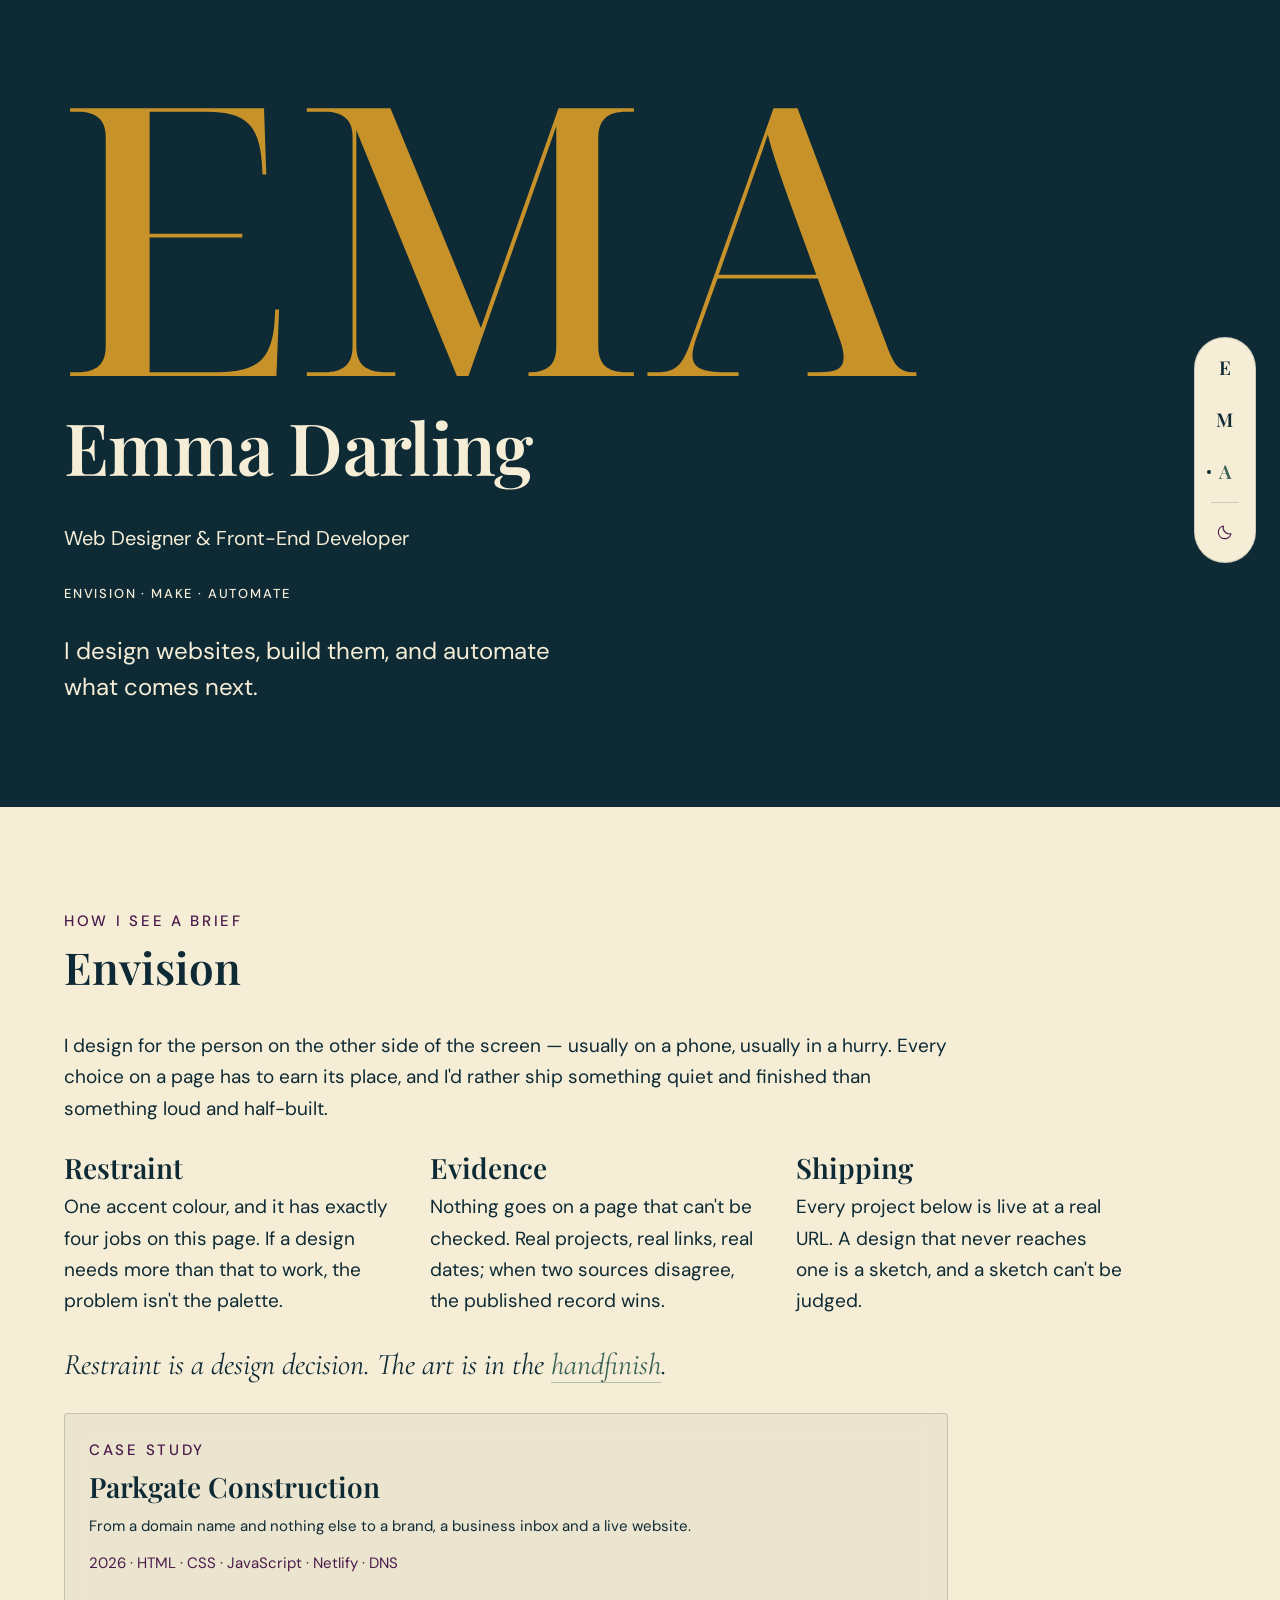
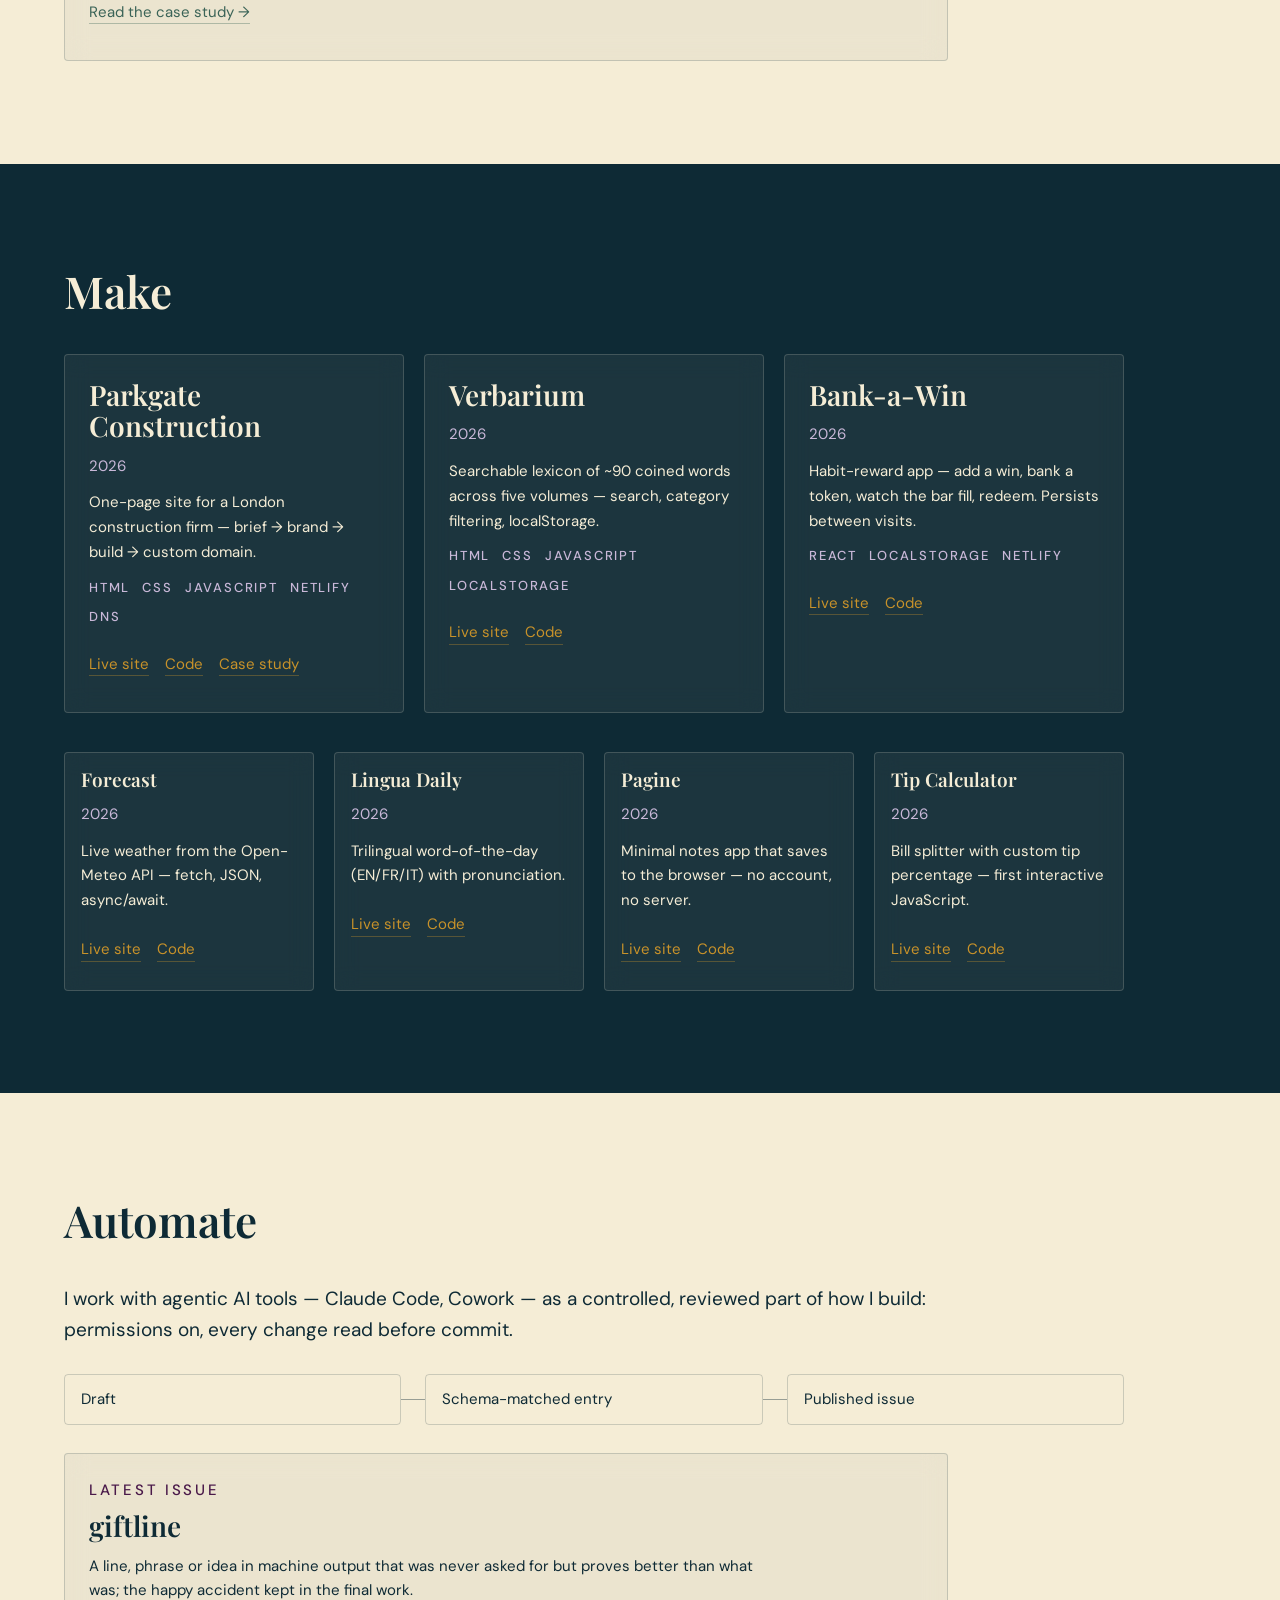
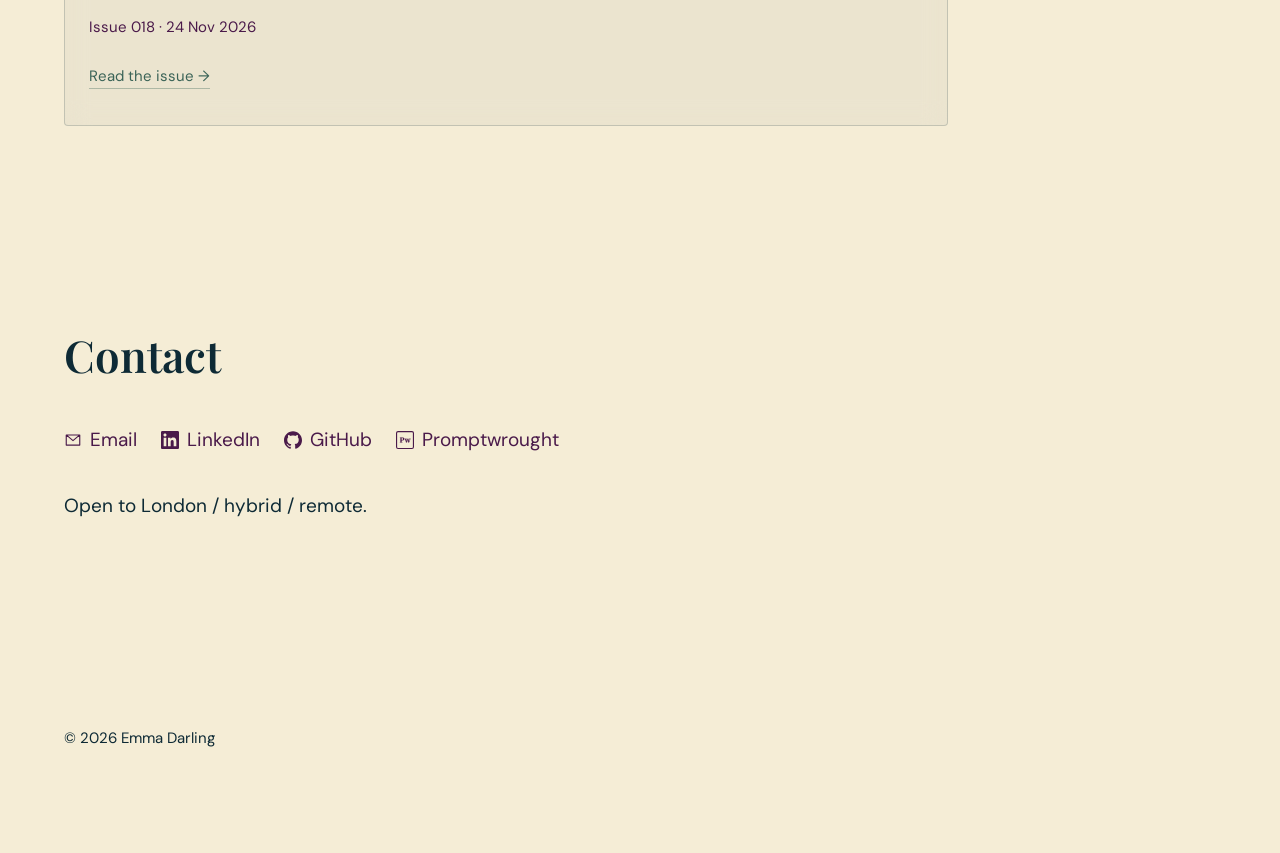
<file: index.html>
<!DOCTYPE html>
<html lang="en">
  <head>
    <meta charset="UTF-8">

    <!-- This tells phones: "don't zoom out, display at normal size" -->
    <meta name="viewport" content="width=device-width, initial-scale=1.0">

    <!-- Fonts: exactly the four weights in tokens.css. preconnect opens the
         connection to Google early so the fonts arrive sooner. -->
    <link rel="preconnect" href="https://fonts.googleapis.com">
    <link rel="preconnect" href="https://fonts.gstatic.com" crossorigin>

    <!-- ============================================================
         THEME, BEFORE FIRST PAINT  (Milestone 9)
         The one exception to the single-script rule — see CLAUDE.md.

         The page has one set of tokens and [data-theme="light"]
         overrides it. Something has to decide which, and it has to
         decide before the browser paints: otherwise someone who wants
         the light theme sees a flash of teal on the way in.

         It sits ABOVE both stylesheets, tokens and fonts, deliberately.
         A stylesheet that is still loading blocks the scripts below it
         from running, so anything under those <link>s would be waiting
         on them before it could set a colour.
         ============================================================ -->
    <script>
      (function () {
        // Reading localStorage throws, rather than returning null, in
        // some privacy modes — so every touch of it is wrapped.
        var stored = null;
        try {
          stored = localStorage.getItem('theme');
        } catch (error) {
          // No storage to read: fall through to the operating system.
        }

        // Only these two words are trusted. Anything else that ends up
        // in storage — an old value, a typo, something another script
        // wrote — is ignored rather than written onto the element.
        var theme =
          stored === 'light' || stored === 'dark'
            ? stored
            : window.matchMedia &&
              window.matchMedia('(prefers-color-scheme: light)').matches
              ? 'light'
              : 'dark';

        document.documentElement.setAttribute('data-theme', theme);
      })();
    </script>

    <!-- DESIGN TOKENS  (Milestone 1; own file since Milestone 10)
         Every colour, size, space and easing, declared once in
         tokens.css and shared with the case-study pages. The second
         exception in CLAUDE.md. The path is relative, so the page still
         finds it when index.html is opened straight from disk. -->
    <link rel="stylesheet" href="tokens.css">

    <link rel="stylesheet" href="https://fonts.googleapis.com/css2?family=Cormorant+Garamond:ital,wght@1,400&family=DM+Sans:wght@400;500&family=Playfair+Display:wght@600&display=swap">

    <!-- ============================================================
         HEAD METADATA  (Milestone 11)
         What search engines and link previews read. None of it shows
         on the page itself.
         - title and description: the tab, and the search result.
         - canonical: the one true address of this page, so search
           engines don't count a copy (a branch preview, a ?query)
           as a second page.
         - og: tags (Open Graph): the card LinkedIn, Slack and iMessage
           draw when someone shares the link. twitter:card asks X for
           the same large-image card.
         The addresses here are ABSOLUTE, unlike the page's own asset
         paths: a crawler reads these tags without knowing which page
         they came from, so a relative path would point nowhere.
         The icons are ordinary assets the browser loads with the page,
         so they stay relative. Neither is a stylesheet, so nothing here
         holds up the theme script above.
         ============================================================ -->
    <title>Emma Darling · Web Designer &amp; Front-End Developer</title>
    <meta name="description" content="Web Designer &amp; Front-End Developer · Envision · Make · Automate. I design websites, build them, and automate what comes next.">
    <link rel="canonical" href="https://emmadarling.dev/">

    <meta property="og:type" content="website">
    <meta property="og:url" content="https://emmadarling.dev/">
    <meta property="og:title" content="Emma Darling · Web Designer &amp; Front-End Developer">
    <meta property="og:description" content="Web Designer &amp; Front-End Developer · Envision · Make · Automate. I design websites, build them, and automate what comes next.">
    <meta property="og:image" content="https://emmadarling.dev/images/og-image.png">
    <meta property="og:image:width" content="1200">
    <meta property="og:image:height" content="630">
    <meta property="og:image:alt" content="The E·M·A monogram in gold on deep teal, above the name Emma Darling and the line Web Designer &amp; Front-End Developer.">
    <meta name="twitter:card" content="summary_large_image">

    <!-- The E from the monogram, gold on teal. SVG for browser tabs; a
         180px PNG for iPhone home screens, which don't take SVG. -->
    <link rel="icon" href="images/favicon.svg" type="image/svg+xml">
    <link rel="apple-touch-icon" href="images/apple-touch-icon.png">

    <!-- Everything below only READS the tokens, with var(--name):
         none of them is declared on this page. -->
    <style>
      /* ============================================================
         PAGE SKELETON  (Milestone 2)
         Bones only: layout and colour surfaces. Typography is M3,
         the monogram and rail are M4, motion is M5.
         ============================================================ */

      /* ---------- Base ----------
         border-box means padding is counted INSIDE an element's width,
         so adding padding never makes something wider than we asked.
         body has no margin, so the sections' colours reach the very
         edges of the window (the old 16px cream gutter is gone). */
      *,
      *::before,
      *::after {
        box-sizing: border-box;
      }

      body {
        margin: 0;
        background: var(--bg);
        color: var(--text);
        font-family: var(--font-body);
        font-weight: var(--weight-regular);
        font-size: var(--fs-body);
        line-height: var(--lh-body);
      }

      /* Links take the colour of the text around them, so they are
         readable on both teal and cream surfaces. */
      a {
        color: inherit;
      }

      /* Keyboard users see a clear 2px ring on whatever has focus.
         Its colour comes from --focus, which changes per theme and per band. */
      :focus-visible {
        outline: 2px solid var(--focus);
        outline-offset: var(--space-1);
      }

      /* ---------- Full-bleed bands ----------
         The header, each section and the footer stretch the full width
         of the window. They carry the padding; the colours come from
         the surface rules below. This is the aubergine-column fix:
         the colour lives on the full-width band, never on .container. */
      .site-header,
      main > section,
      .site-footer {
        padding-block: var(--space-section-y);
        padding-inline: var(--space-section-x);
      }

      /* ---------- Section surfaces ----------
         Which colour each band gets. Header and #make stay teal in both
         themes; everything else follows the theme's page colour. */
      /* /* --- Section surfaces --- */
.site-header, #make { background: var(--surface-dark); color: var(--surface-dark-text); }
#envision, #automate, #contact, .site-footer { background: var(--bg); color: var(--text); }

      /* Teal bands stay teal in light mode too, so their focus ring must stay
         lavender. Custom properties inherit, so every link inside picks this up. */
      .site-header,
      #make {
        --focus: var(--surface-dark-focus);
        /* Eucalyptus on teal would be ~2.1:1, so links stay gold here. */
        --link: var(--surface-dark-link);
        /* Same story for everything a project card uses: in light mode these
           would flip to their cream-page values and vanish against teal. */
        --text-muted:  var(--surface-dark-muted);
        --label:       var(--surface-dark-muted);
        --line:        var(--surface-dark-line);
        --line-strong: var(--surface-dark-line-strong);
        --shadow-lift: var(--surface-dark-shadow-lift);
        --glass-fill:  var(--surface-dark-glass);
      }

      /* The header is teal in both themes, so the monogram stays gold there.
         --mark itself still goes teal on cream for pages with a cream hero. */
      .site-header {
        --mark: var(--surface-dark-mark);
      }

      /* ---------- Container ----------
         The centred column INSIDE each band. It only limits width
         and centres itself; it never has a background of its own. */
      .container {
        max-width: var(--container-max);
        margin-inline: auto;
      }

      /* ---------- Rail: layout ----------
         The rail holds two things: the E · M · A nav and the theme
         toggle. They share one axis — a row on phones, a column in the
         fixed pill from 768px — so the rail and the list inside it are
         both flex and both turn at the same breakpoint. Each link and
         the button are at least 44px so they are easy to tap. Colour and
         type are in M4; the toggle's own styles are in M9. */
      .rail,
      .rail ul {
        display: flex;
        align-items: center;
        gap: var(--space-2);
      }

      .rail ul {
        margin: 0;
        padding: 0;
        list-style: none;
      }

      /* ============================================================
         TYPOGRAPHY AND RHYTHM  (Milestone 3)
         Fonts, sizes and the vertical spacing between things. Every
         value is a token. No colours are set here: text inherits its
         band's colour, so light mode keeps passing.
         ============================================================ */

      /* ---------- Headings ----------
         Playfair Display at 600. The weight must be set explicitly:
         browsers default headings to bold (700), which isn't loaded,
         so the browser would fake it and the letters would look smudged. */
      h1,
      h2 {
        margin: 0;
        font-family: var(--font-display);
        font-weight: var(--weight-display);
      }

      h1 {
        font-size: var(--fs-h1);
        line-height: var(--lh-h1);
        letter-spacing: var(--ls-h1);
      }

      h2 {
        font-size: var(--fs-h2);
        line-height: var(--lh-heading);
      }

      /* ---------- Hero lines ---------- */

      /* "Web Designer & Front-End Developer": a step up from body text. */
      .hero-role {
        font-size: var(--fs-sub);
      }

      /* "Envision · Make · Automate": the page's one small uppercase label.
         Wide letter spacing keeps small capitals readable. */
      .hero-label {
        font-size: var(--fs-label);
        font-weight: var(--weight-medium);
        letter-spacing: var(--ls-label);
        text-transform: uppercase;
      }

      /* The one-sentence lead: bigger, and kept narrow so it breaks
         into a few short lines instead of one long one. */
      .hero-lead {
        font-size: var(--fs-lead);
        line-height: var(--lh-lead);
        max-width: var(--measure-narrow);
      }

      /* ---------- Pull-quote ----------
         The only place Cormorant Garamond is used. */
      .pull-quote {
        font-family: var(--font-quote);
        font-style: italic;
        font-weight: var(--weight-regular);
        font-size: var(--fs-quote);
        line-height: var(--lh-quote);
      }

      /* ---------- Prose ----------
         No browser-default margins: all spacing comes from the rhythm
         rules below. Lines stop at about 68 characters, a comfortable
         reading length. */
      p,
      ul {
        margin: 0;
      }

      p,
      li {
        max-width: var(--measure);
      }

      /* ---------- Vertical rhythm ----------
         Each item directly inside a .container gets the same gap above
         it ("* + *" means "any element that follows another one").
         Only direct children of a .container are affected, so the rail —
         which sits outside them — keeps its own flex layout. */
      .container > * + * {
        margin-block-start: var(--space-flow);
      }

      /* Headings get a bigger gap after them, so each heading clearly
         belongs to the content below it. */
      .container > h1 + *,
      .container > h2 + * {
        margin-block-start: var(--space-stack);
      }

      /* Lists: a token-sized indent, and a small gap between items. */
      .container > ul {
        padding-inline-start: var(--space-6);
      }

      .container > ul > li + li {
        margin-block-start: var(--space-2);
      }

      /* ---------- Footer ---------- */
      .site-footer p {
        font-size: var(--fs-small);
      }

      /* ============================================================
         MONOGRAM AND RAIL  (Milestone 4)
         The page's one signature moment: the EMA letters draw
         themselves in on load, then the hero monogram shrinks as you
         scroll. The rail is the section nav that follows you down.
         ============================================================ */

      /* ---------- Monogram ----------
         The link fills the container, and the SVG scales with it:
         width 100%, height worked out from the viewBox's proportions.
         currentColor inside the SVG picks up the colour set here. */
      .monogram {
        display: block;
        color: var(--mark);
      }

      /* Sized by height, because that is what the shrink animates: the
         width follows from the viewBox's proportions. */
      .mark {
        display: block;
        height: var(--fs-mark);
        width: auto;
        max-width: 100%;
      }

      /* Each letter is one outlined shape. It starts unfilled with a hairline
         stroke around its edge; the stroke is a dashed line exactly as long as
         the outline, pushed out of sight. Bringing the offset back to 0 makes
         the line appear to draw itself. pathLength="1" tells the browser to
         treat every letter's outline as length 1, however long it really is,
         so one set of numbers works for all three. */
      .mark-letter {
        fill-opacity: 0;
        stroke: currentColor;
        stroke-width: var(--mark-stroke);
        stroke-dasharray: 1;
        stroke-dashoffset: 1;
        animation:
          mark-draw var(--dur-slow) var(--ease) forwards,
          mark-ink  var(--dur-mid)  var(--ease) forwards;
      }

      /* E draws first, then M, then A. Each letter's fill fades in once its
         own outline has finished, so the delays add up from the draw time. */
      .mark-e {
        animation-delay: 0ms, var(--dur-slow);
      }

      .mark-m {
        animation-delay: var(--dur-fast), calc(var(--dur-slow) + var(--dur-fast));
      }

      .mark-a {
        animation-delay: calc(var(--dur-fast) * 2), calc(var(--dur-slow) + var(--dur-fast) * 2);
      }

      @keyframes mark-draw {
        to {
          stroke-dashoffset: 0;
        }
      }

      /* The fill arrives and the outline fades out, leaving solid letters. */
      @keyframes mark-ink {
        to {
          fill-opacity: 1;
          stroke-opacity: 0;
        }
      }

      /* ---------- Shrink into the top bar ----------
         As you scroll, the hero monogram shrinks and fades, and a slim bar
         fades in at the top of the window holding a small copy of the
         letters. Two elements rather than one: a single element can't be
         both an in-flow hero and a pinned bar without either shifting the
         page as it scrolls or covering the text beneath it.

         Both are driven by how far the page has scrolled, which needs
         scroll-driven animations: Chrome and Safari have them, Firefox
         doesn't yet. Intentional progressive enhancement — in Firefox the
         monogram simply scrolls away at full size and no bar appears.
         Not a bug.

         The bar is display: none until that support exists, so browsers
         without it never get a bar they can't animate. */
      .top-bar {
        display: none;
      }

      @supports (animation-timeline: scroll()) {
        /* Fixed, so it costs the page no layout and nothing shifts. It starts
           hidden, which matters: a link that can take keyboard focus while
           invisible is a trap. Hidden also means it can't be clicked, so the
           bar never intercepts anything scrolling underneath it. */
        .top-bar {
          display: flex;
          align-items: center;
          position: fixed;
          inset-block-start: 0;
          inset-inline: 0;
          z-index: 3;
          height: var(--bar-height);
          padding-inline: var(--space-section-x);
          background: var(--surface-dark);
          border-block-end: 1px solid var(--surface-dark-line);
          color: var(--surface-dark-mark);
          /* The bar is teal in both themes, so its focus ring follows the
             teal-band rule rather than the page theme's. */
          --focus: var(--surface-dark-focus);
          visibility: hidden;
          animation: bar-in linear both;
          animation-timeline: scroll(root);
          animation-range: 0 var(--mark-shrink-range);
        }

        /* The link wraps the letters only, so the rest of the bar isn't
           clickable and the focus ring is drawn round the monogram rather
           than the width of the window. */
        .top-bar-link {
          display: inline-flex;
          align-items: center;
          min-height: var(--target-min);
        }

        /* The copy is already at its final size. */
        .top-bar .mark {
          height: var(--mark-shrink-end);
        }

        /* The hero monogram shrinks towards its own top-left corner, the
           corner nearest where the bar's copy will appear. */
        .monogram {
          transform-origin: left top;
          animation: mark-hand-off linear both;
          animation-timeline: scroll(root);
          animation-range: 0 var(--mark-shrink-range);
        }

        /* The bar is fixed over the top of the window, so anything the
           browser scrolls to must stop short of it. Two kinds of thing
           get scrolled to:
           - the sections, when a rail letter jumps to one. They stop
             flush under the bar, so the band meets it with no strip of
             the band before showing between; the section's own top
             padding keeps its heading well clear.
           - links and buttons, when keyboard focus moves backwards
             (Shift+Tab) and the browser brings one down from above.
             They stop 16px below the bar, so the focus ring has room.
           The offset sits on those elements themselves (scroll-margin)
           rather than on the page (scroll-padding on html): Safari
           doesn't reliably apply the page's padding to anchor jumps, but
           every browser honours the element's own margin. */
        main > section {
          scroll-margin-top: var(--bar-height);
        }

        main a,
        main button {
          scroll-margin-top: var(--focus-clearance);
        }
      }

      /* The hand-off happens at one point, 80% of the way through the shrink:
         the hero monogram has faded to nothing by then, and the bar appears
         at that instant, already solid. No moment where both are on the page,
         none where neither is, and never an invisible link that can be
         clicked or focused. */
      @keyframes bar-in {
        0%,
        79.9% {
          visibility: hidden;
        }

        80%,
        100% {
          visibility: visible;
        }
      }

      /* The hero monogram shrinks and fades as you scroll, and is gone — not
         just transparent — by the time the bar arrives. */
      @keyframes mark-hand-off {
        0% {
          transform: scale(1);
          opacity: 1;
          visibility: visible;
        }

        80%,
        100% {
          transform: scale(var(--mark-scale-min));
          opacity: 0;
          visibility: hidden;
        }
      }

      /* ---------- Rail ----------
         A centred row of letters on phones. The list's flex layout and 44px
         targets come from the rail rules further up. */
      /* On phones the nav and the toggle centre together as one cluster,
         rather than the letters holding the centre and the button being
         pushed off to the edge.

         The wider gap is the rail's own, and overrides the 8px it shares
         with the list: the letters stay 8px apart, while the nav and the
         button get 16px — room for the divider to sit in with air on
         both sides. */
      .rail {
        padding-block: var(--space-4);
        padding-inline: var(--space-section-x);
        justify-content: center;
        gap: var(--space-4);
      }

      /* One rule for the letters: the 44px target, the type, and position
         relative so the active dot can be placed against it. */
      .rail a {
        display: inline-flex;
        align-items: center;
        justify-content: center;
        position: relative;
        min-width: var(--target-min);
        min-height: var(--target-min);
        font-family: var(--font-display);
        font-weight: var(--weight-display);
        letter-spacing: var(--ls-nav);
        text-decoration: none;
      }

      /* The section you're looking at. aria-current tells screen readers the
         same thing the colour tells everyone else. */

      .rail a[aria-current="true"] {
        color: var(--rail-active);
      }

      /* A small dot marks the active letter as well as the colour, so the
         cue doesn't depend on colour alone. On phones it sits under the
         letter; in the fixed column it moves to the letter's left. */
      .rail a[aria-current="true"]::after {
        content: "";
        position: absolute;
        inset-block-end: var(--space-1);
        inset-inline-start: 50%;
        width: var(--space-1);
        height: var(--space-1);
        margin-inline-start: calc(var(--space-1) / -2);
        border-radius: var(--radius-pill);
        /* Body colour, not the active letter's colour: that keeps the page's
           gold to three uses (hero monogram, bar copy, active letter). */
        background: var(--text);
      }

      /* From 768px the rail leaves the flow and floats against the right
         edge, vertically centred, as a column of three letters. It carries
         its own panel: the bands scrolling behind it are teal in one theme
         and cream in the other, so the letters need a background of their
         own to stay readable over both. */
      @media (min-width: 768px) {
        .rail {
          position: fixed;
          top: 50%;
          right: var(--space-6);
          transform: translateY(-50%);
          padding: var(--space-2);
          z-index: 1;
          background: var(--bg);
          border: 1px solid var(--line);
          border-radius: var(--radius-pill);
        }

        .rail,
        .rail ul {
          flex-direction: column;
        }

        /* In the column the dot sits beside the letter, not beneath it. */
        .rail a[aria-current="true"]::after {
          inset-block-end: auto;
          inset-inline-start: var(--space-1);
          top: 50%;
          margin-block-start: calc(var(--space-1) / -2);
          margin-inline-start: 0;
        }
      }

      /* The fixed rail would otherwise sit on top of the content. Every band
         keeps a gutter wide enough for it. */
      @media (min-width: 768px) {
        .site-header,
        main > section,
        .site-footer {
          padding-inline-end: calc(var(--space-section-x) + var(--rail-gutter));
        }
      }

      /* ============================================================
         THEME TOGGLE  (Milestone 9)
         One button, living in the rail, so it is on screen in both
         layouts: the centred row on phones, the fixed pill from 768px.
         Not the top bar — that only exists where scroll-driven
         animations do, is hidden until you have scrolled a third of a
         screen, and is switched off entirely under reduced motion. A
         control for the whole page has to be reachable on the whole page.

         It is deliberately muted and never gold: the page's four gold
         jobs (hero monogram, top-bar copy, active rail letter, text
         links) are already spoken for.
         ============================================================ */

      /* The button is written into the HTML with a hidden attribute and
         the script takes it off once the click is wired up, so the page
         never shows a control that does nothing. This rule is what makes
         hidden stick — without it the display below would win. */
      .theme-toggle[hidden] {
        display: none;
      }

      /* A grid of exactly one cell. Both icons are put in that cell, so
         they sit on top of each other and the button is the same size
         whichever one is showing. */
      .theme-toggle {
        display: grid;
        place-items: center;
        position: relative;   /* so the divider below can be placed against it */
        min-width: var(--target-min);
        min-height: var(--target-min);
        padding: 0;
        border: none;
        border-radius: var(--radius-pill);
        background: none;
        color: var(--text-muted);
        cursor: pointer;
        transition: color var(--dur-fast) var(--ease);
      }

      /* Muted at rest, full strength when you reach for it. */
      .theme-toggle:hover,
      .theme-toggle:focus-visible {
        color: var(--text);
      }

      /* The hairline between the letters and the toggle. It belongs to
         the BUTTON, not the nav: when the button is hidden — JavaScript
         off, or the moment before the script wires it up — display: none
         stops it generating a box, and an element with no box generates
         no pseudo-element either. The divider leaves with it, so nothing
         has to remember to ask whether the toggle is there.

         A pseudo-element rather than border-inline-start because the
         button is a circle, and a one-sided border on a pill radius is
         drawn as an arc sweeping round the edge rather than as a
         straight line. This sits outside the button's box instead, dead
         centre of the gap the rail already leaves, which also keeps the
         icon centred in its 44px target. */
      .theme-toggle::before {
        content: "";
        position: absolute;
        inset-inline-start: calc(var(--space-4) / -2);
        inset-block: var(--space-2);
        border-inline-start: 1px solid var(--line);
      }

      /* Upright, the divider turns with the rail: a horizontal line above
         the button rather than a vertical one beside it.

         This lives here, next to the rule it overrides, rather than up in
         the rail's own 768px block — a media query adds no specificity, so
         of two rules this alike the LATER one wins, and up there it would
         have been the earlier one and quietly done nothing.

         Inside it the shorthand comes first and the longhand after, so
         inset-block: auto clears both block insets and inset-block-start
         then sets just the one. */
      @media (min-width: 768px) {
        .theme-toggle::before {
          inset-block: auto;
          inset-inline: var(--space-2);
          inset-block-start: calc(var(--space-4) / -2);
          border-inline-start: none;
          border-block-start: 1px solid var(--line);
        }
      }

      .theme-toggle-icon {
        grid-area: 1 / 1;
        width: var(--icon-size);
        height: var(--icon-size);
        transition:
          opacity var(--dur-fast) var(--ease),
          rotate var(--dur-fast) var(--ease),
          visibility var(--dur-fast) var(--ease);
      }

      /* The icon shows the theme you would GET, not the one you are in,
         so it says the same thing as the button's label: a sun while the
         page is dark, a moon while it is light.

         The one you can't get is turned off with visibility as well as
         opacity. A merely transparent icon is still there — it can still
         be read aloud and still catches the pointer. visibility is also
         why nothing flickers: it holds off until the fade has finished
         when hiding, and lifts immediately when showing. */
      .theme-toggle-moon,
      [data-theme="light"] .theme-toggle-sun {
        opacity: 0;
        visibility: hidden;
        rotate: -90deg;
      }

      [data-theme="light"] .theme-toggle-moon {
        opacity: 1;
        visibility: visible;
        rotate: none;
      }

      /* ---------- The swap itself ----------
         For the moment the theme changes, nothing on the page may
         animate: every band, card and hairline changes colour in the
         same frame. Without this the two cards sitting on bands that
         flip — the case study in Envision and the latest issue in
         Automate — would fade their outlines 200ms behind everything
         else, and the page would visibly change in two stages.

         The icons are the one exception, because swapping them IS the
         animation. What protects them is not strength but reach: the
         selector never matches an icon, so there is nothing to win back
         and no second !important needed. Worth being exact, because the
         strength goes the other way — :not() is scored by what's inside
         it, so this is (0,2,0), one class STRONGER than the bare * it
         replaces, not weaker. */
      .theme-switching *:not(.theme-toggle-icon),
      .theme-switching *::before,
      .theme-switching *::after {
        transition: none !important;
      }

      /* ============================================================
         PROJECT GRID  (Milestone 6)
         Cards built by the script from the projects array. Featured
         projects sit large in their own row; the rest share a tighter
         row underneath. Every card is a frosted glass panel on the teal
         band.
         ============================================================ */

      /* ---------- The two lists ----------
         Both are plain lists (no bullets) laid out as grids. Column
         counts step up at the page's two breakpoints (768 and 1100). */
      .projects {
        display: grid;
        gap: var(--space-grid);
        margin: 0;
        padding: 0;
        list-style: none;
      }

      .projects + .projects {
        margin-block-start: var(--space-stack);
      }

      /* The prose rule caps list items at a reading width; grid cells
         should fill their column instead. */
      .projects > li {
        max-width: none;
      }

      @media (min-width: 768px) {
        .projects--row {
          grid-template-columns: repeat(2, 1fr);
        }
      }

      @media (min-width: 1100px) {
        .projects--featured {
          grid-template-columns: repeat(3, 1fr);
        }

        .projects--row {
          grid-template-columns: repeat(4, 1fr);
        }
      }

      /* ---------- A card ----------
         The glass: a faint cream tint over the teal, and a blur of
         whatever is behind the card (today that's flat teal, so the
         tint is what you actually see). height: 100% makes cards in the
         same row line up at the bottom. */
      .card {
        height: 100%;
        padding: var(--card-pad);
        background: var(--glass-fill);
        backdrop-filter: blur(var(--glass-blur));
        border: 1px solid var(--line);
        border-radius: var(--radius-md);
        transition:
          transform var(--dur) var(--ease),
          box-shadow var(--dur) var(--ease),
          border-color var(--dur) var(--ease);
      }

      .projects--row .card {
        padding: var(--card-pad-tight);
      }

      /* Hover, or keyboard focus on a link inside: the card rises, casts
         a soft shadow, and its outline strengthens. Never gold. The lift
         is on the card, while the scroll reveal moves the list item
         around it, so the two never fight over the same transform. */
      .card:hover,
      .card:focus-within {
        transform: translateY(var(--card-lift));
        box-shadow: var(--shadow-lift);
        border-color: var(--line-strong);
      }

      /* ---------- What's inside a card ----------
         The principle headings in Envision share the card heading style,
         so every h3 on the page looks the same. */
      .card h3,
      .principles h3 {
        margin: 0;
        font-family: var(--font-display);
        font-weight: var(--weight-display);
        font-size: var(--fs-h3);
        line-height: var(--lh-heading);
      }

      .projects--row .card h3 {
        font-size: var(--fs-body);
      }

      /* Each part of the card sits one small step below the last. */
      .card > * + * {
        margin-block-start: var(--space-3);
      }

      .card-meta {
        font-size: var(--fs-small);
        color: var(--text-muted);
      }

      .card-summary {
        font-size: var(--fs-small);
      }

      /* The technologies, as a row of small uppercase labels. */
      .card-stack {
        display: flex;
        flex-wrap: wrap;
        gap: var(--space-2) var(--space-3);
        padding: 0;
        list-style: none;
        font-size: var(--fs-label);
        font-weight: var(--weight-medium);
        letter-spacing: var(--ls-label);
        text-transform: uppercase;
        color: var(--label);
      }

      .card-links {
        display: flex;
        flex-wrap: wrap;
        gap: var(--space-4);
        font-size: var(--fs-small);
      }

      /* Small text makes a small link, so padding above and below brings
         each one up to the 44px tap target. background-origin keeps the
         drawn-in underline under the words rather than at the bottom of
         the padding. */
      .card-links a {
        display: inline-block;
        padding-block: var(--space-3);
        background-origin: content-box;
       /* Wider tap area: padding grows the box by 8px each side;
        the matching negative margin cancels it, so nothing moves. */
        padding-inline: var(--space-2);
        margin-inline: calc(var(--space-2) * -1);
      }

      /* ============================================================
         ENVISION  (Milestone 7)
         Eyebrow labels, the three principles, and the width of the
         case-study card. The card itself is the M6 .card, unchanged.
         ============================================================ */

      /* ---------- Eyebrow ----------
         The small uppercase label above a heading, using the tokens set
         aside for eyebrows (--fs-small, --ls-eyebrow), in the label
         colour: aubergine on cream (11.7:1) and lavender on teal (8.1:1). */
      .eyebrow {
        font-size: var(--fs-small);
        font-weight: var(--weight-medium);
        letter-spacing: var(--ls-eyebrow);
        text-transform: uppercase;
        color: var(--label);
      }

      /* An eyebrow belongs to the heading under it, so it sits close. */
      .eyebrow + h2,
      .eyebrow + h3 {
        margin-block-start: var(--space-2);
      }

      /* ---------- Principles ----------
         A plain list laid out as a grid: stacked on phones and tablets,
         three across from 1100px. At 768px three columns would leave about
         20 characters a line, too cramped to read comfortably; at 1100px
         each column holds roughly 35–40. The .container prefix is needed
         to outrank the prose-list rules from M3. */
      .container > .principles {
        display: grid;
        gap: var(--space-stack);
        padding: 0;
        list-style: none;
      }

      .container > .principles > li + li {
        margin-block-start: 0;
      }

      .principles h3 + p {
        margin-block-start: var(--space-2);
      }

      @media (min-width: 1100px) {
        .container > .principles {
          grid-template-columns: repeat(3, 1fr);
        }
      }

      /* ---------- Single feature cards ----------
         One card on its own would stretch the full width of the page, so
         it is held to reading width instead: the Parkgate case study here,
         and the latest Promptwrought issue in Automate. */
      .case-study,
      .latest-issue {
        max-width: var(--measure);
      }

      /* ============================================================
         AUTOMATE AND CONTACT  (Milestone 8)
         The newsletter pipeline, drawn as a list, and the contact row.
         ============================================================ */

      /* ---------- Pipeline ----------
         Three steps as boxes joined by a short hairline: a column on
         phones, a row from 768px. The connector is drawn in the gap
         before each step after the first, so its length is the gap.
         Only the inline and bottom margins are reset; the top margin is
         left to the rhythm rule so the list keeps its space above. */
      .pipeline {
        display: flex;
        flex-direction: column;
        gap: var(--pipeline-gap);
        margin-inline: 0;
        margin-block-end: 0;
        padding: 0;
        list-style: none;
      }

      .pipeline li {
        position: relative;
        padding: var(--space-3) var(--space-4);
        border: 1px solid var(--line);
        border-radius: var(--radius-md);
        font-size: var(--fs-small);
      }

      /* Vertical connector, centred above each later step. An absolutely
         placed line is measured from inside the box's 1px border, so the
         offset adds that 1px to meet the previous box exactly. */
      .pipeline li + li::before {
        content: "";
        position: absolute;
        inset-block-start: calc(var(--pipeline-gap) * -1 - 1px);
        inset-inline-start: 50%;
        width: 1px;
        height: var(--pipeline-gap);
        background: var(--line-strong);
      }

      @media (min-width: 768px) {
        .pipeline {
          flex-direction: row;
          align-items: stretch;
        }

        .pipeline li {
          flex: 1;
        }

        /* In a row the connector turns horizontal, joining the sides. */
        .pipeline li + li::before {
          inset-block-start: 50%;
          inset-inline-start: calc(var(--pipeline-gap) * -1 - 1px);
          width: var(--pipeline-gap);
          height: 1px;
        }
      }

      /* ---------- Contact row ----------
         Icon + label links in the muted colour rather than the link
         colour: setting --link here recolours the text AND the drawn-in
         underline, and keeps gold off these four links. Muted is
         lavender on teal (8.1:1) and aubergine on cream (11.7:1).
         The .container prefix outranks the prose-list rules from M3. */
      .container > .contact-links {
        --link: var(--text-muted);
        display: flex;
        flex-wrap: wrap;
        gap: var(--space-2) var(--space-6);
        padding: 0;
        list-style: none;
      }

      .container > .contact-links > li + li {
        margin-block-start: 0;
      }

      /* Each link is at least 44px tall to tap, with the icon beside
         the label. The underline moves from the link to the label only,
         so it runs under the word and not under the icon. */
      .contact-links a {
        display: inline-flex;
        align-items: center;
        gap: var(--space-2);
        min-height: var(--target-min);
        background-image: none;
      }

      .contact-links a > span {
        background-image: linear-gradient(var(--link), var(--link));
        background-repeat: no-repeat;
        background-position: left bottom;
        background-size: 0 1px;
        transition: background-size var(--dur) var(--ease);
      }

      .contact-links a:hover > span,
      .contact-links a:focus-visible > span {
        background-size: 100% 1px;
      }

      .icon {
        flex: none;
        width: var(--icon-size);
        height: var(--icon-size);
      }

      /* ============================================================
         LINKS AND REVEALS  (Milestone 5)
         Text links get their colour and a hand-drawn underline; each
         band's content rises into place the first time it's seen.
         ============================================================ */

      /* ---------- Links ----------
         Only text links in the page content and footer. The rail, the
         monogram and the bar are navigation marks, not text links, so
         they don't borrow this underline.

         The underline is a background image one pixel tall: a solid line
         the colour of the link, sized 0 wide at rest. On hover or keyboard
         focus it grows to the full width, anchored at the left, so it
         draws in from left to right. */
      main a,
      .site-footer a {
        color: var(--link);
        text-decoration: none;
        background-image: linear-gradient(var(--link), var(--link));
        background-repeat: no-repeat;
        background-position: left bottom;
        background-size: 0 1px;
        transition: background-size var(--dur) var(--ease);
      }

      main a:hover,
      main a:focus-visible,
      .site-footer a:hover,
      .site-footer a:focus-visible {
        background-size: 100% 1px;
      }

      /* Links inside a sentence need a cue at rest, or they can't be told
         apart from the words around them. So they carry a second, faint
         underline underneath that is always full width. The first layer
         listed is drawn on top: the full-strength line grows over the
         faint one. */
      main p a {
        background-image:
          linear-gradient(var(--link), var(--link)),
          linear-gradient(
            color-mix(in srgb, var(--link) var(--link-rest-strength), transparent),
            color-mix(in srgb, var(--link) var(--link-rest-strength), transparent)
          );
        background-size: 0 1px, 100% 1px;
      }

      main p a:hover,
      main p a:focus-visible {
        background-size: 100% 1px, 100% 1px;
      }

      /* ---------- Reveals ----------
         Content inside each band starts a little lower and transparent,
         then rises into place when the band scrolls into view. Three
         guards keep this safe:
         - it only applies when the html element has the "js" class, so
           without JavaScript nothing is ever hidden;
         - it only applies to people who haven't asked for reduced motion;
         - it moves the band's CONTENT, never the band itself, so the
           band's colour is there from the first frame.
         The monogram is left out: it has its own draw-in and hand-off.

         --i is set by the script and multiplied by the step to stagger:
         inside a band it's each item's position (0, 1, 2…); for single
         items it's the order they came into view together, capped at 3. */
      @media (prefers-reduced-motion: no-preference) {
        .js .reveal .container > :not(.monogram) {
          opacity: 0;
          transform: translateY(var(--reveal-y));
        }

        /* The transition lives only on the revealed state, so hiding is
           instant and only the reveal animates. If the page paints before
           the script runs, content drops out in one frame rather than
           visibly fading away and then fading back in. */
        .js .reveal.is-revealed .container > :not(.monogram) {
          opacity: 1;
          transform: none;
          transition:
            opacity var(--dur-reveal) var(--ease),
            transform var(--dur-reveal) var(--ease);
          transition-delay: calc(var(--i, 0) * var(--reveal-step));
        }

        /* Single items that reveal on their own rather than with a whole
           band: everything in Envision and Make (headings, statement,
           principles, pull-quote, case-study card, project cards). Same
           look, same timing; the only difference is what the observer
           watches. */
        .js .reveal-item {
          opacity: 0;
          transform: translateY(var(--reveal-y));
        }

        .js .reveal-item.is-revealed {
          opacity: 1;
          transform: none;
          transition:
            opacity var(--dur-reveal) var(--ease),
            transform var(--dur-reveal) var(--ease);
          transition-delay: calc(var(--i, 0) * var(--reveal-step));
        }
      }

      /* ---------- Reduced motion ----------
         Anyone who asks for less movement gets everything in its finished
         state: the monogram already drawn, no shrinking, nothing hidden,
         and no animation or transition anywhere on the page. */
      @media (prefers-reduced-motion: reduce) {
        /* The catch-all. !important because this has to beat every
           animation and transition above, however specific its selector. */
        *,
        *::before,
        *::after {
          animation-duration: 0.01ms !important;
          animation-delay: 0ms !important;
          transition-duration: 0.01ms !important;
          transition-delay: 0ms !important;
        }

        .mark-letter {
          animation-duration: 0.01ms;
          animation-delay: 0ms;
        }

        .mark,
        .monogram {
          animation: none;
        }

        /* No shrink means no hand-off, so there is no bar to show — and no
           bar means anchor jumps need no room left for one. */
        .top-bar {
          display: none;
        }

        main > section,
        main a,
        main button {
          scroll-margin-top: 0;
        }
      }
    </style>
  </head>

  <body>
    <!-- ============================================================
         HEADER + HERO
         The monogram (inline SVG) and the hero lines. Teal in both
         themes, so the monogram stays gold here in both. The rail
         lives just above, outside the header.
         ============================================================ -->
    <!-- The slim bar the hero monogram hands off to. It is the back-to-top
         link once the hero one has gone: both are driven by the same scroll
         timeline, and visibility decides which exists. A hidden element can
         be neither clicked, focused nor announced, so exactly one of the two
         is ever real — never both, and never neither. -->
    <div class="top-bar">
      <a class="top-bar-link" href="#top" aria-label="EMA, back to top">
        <svg class="mark" viewBox="264.9 462.8 284.5 92.8" focusable="false" aria-hidden="true" xmlns="http://www.w3.org/2000/svg">
        <g fill="currentColor">
          <g transform="translate(262.568923, 553.601577)">
            <path d="M 4.34375 0 L 4.34375 -1.25 L 6.96875 -1.25 C 9.863281 -1.25 12.117188 -1.910156 13.734375 -3.234375 C 15.347656 -4.554688 16.15625 -6.753906 16.15625 -9.828125 L 16.15625 -79.203125 C 16.15625 -82.179688 15.347656 -84.3125 13.734375 -85.59375 C 12.117188 -86.882812 9.863281 -87.53125 6.96875 -87.53125 L 4.34375 -87.53125 L 4.34375 -88.765625 L 68.625 -88.765625 L 69.375 -66.765625 L 68.125 -66.765625 L 67.890625 -70.859375 C 67.472656 -77.078125 65.914062 -81.410156 63.21875 -83.859375 C 60.53125 -86.304688 56.035156 -87.53125 49.734375 -87.53125 L 30.703125 -87.53125 L 30.703125 -47.125 L 61.421875 -47.125 L 61.421875 -45.875 L 30.703125 -45.875 L 30.703125 -1.25 L 53.09375 -1.25 C 59.71875 -1.25 64.4375 -2.46875 67.25 -4.90625 C 70.070312 -7.351562 71.691406 -11.6875 72.109375 -17.90625 L 72.359375 -22 L 73.609375 -22 L 72.734375 0 Z M 4.34375 0 "/>
          </g>
          <g transform="translate(341.023163, 553.601577)">
            <path d="M 4.34375 0 L 4.34375 -1.25 L 10.4375 -1.25 C 13.257812 -1.25 15.476562 -1.910156 17.09375 -3.234375 C 18.707031 -4.554688 19.515625 -6.753906 19.515625 -9.828125 L 19.515625 -79.328125 C 19.515625 -82.222656 18.707031 -84.3125 17.09375 -85.59375 C 15.476562 -86.882812 13.257812 -87.53125 10.4375 -87.53125 L 4.34375 -87.53125 L 4.34375 -88.765625 L 32.078125 -88.765625 L 62.046875 -15.90625 L 87.78125 -88.765625 L 112.765625 -88.765625 L 112.765625 -87.53125 L 110.15625 -87.53125 C 107.164062 -87.53125 104.882812 -86.863281 103.3125 -85.53125 C 101.738281 -84.207031 100.953125 -81.972656 100.953125 -78.828125 L 100.953125 -9.953125 C 100.953125 -6.796875 101.738281 -4.554688 103.3125 -3.234375 C 104.882812 -1.910156 107.164062 -1.25 110.15625 -1.25 L 112.765625 -1.25 L 112.765625 0 L 77.828125 0 L 77.828125 -1.25 L 78.453125 -1.25 C 81.097656 -1.25 83.1875 -1.890625 84.71875 -3.171875 C 86.257812 -4.453125 87.03125 -6.628906 87.03125 -9.703125 L 87.03125 -82.796875 L 57.9375 0 L 54.078125 0 L 20.765625 -81.4375 L 20.765625 -9.953125 C 20.765625 -6.796875 21.59375 -4.554688 23.25 -3.234375 C 24.90625 -1.910156 27.390625 -1.25 30.703125 -1.25 L 33.6875 -1.25 L 33.6875 0 Z M 4.34375 0 "/>
          </g>
          <g transform="translate(458.145013, 553.601577)">
            <path d="M 0.125 0 L 0.125 -1.25 L 4.109375 -1.25 C 6.671875 -1.25 8.695312 -1.953125 10.1875 -3.359375 C 11.6875 -4.765625 13.054688 -7.25 14.296875 -10.8125 L 41.90625 -88.765625 L 49.859375 -88.765625 L 80.0625 -8.453125 C 81.144531 -5.710938 82.265625 -3.828125 83.421875 -2.796875 C 84.585938 -1.765625 86.125 -1.25 88.03125 -1.25 L 89.265625 -1.25 L 89.265625 0 L 53.21875 0 L 53.21875 -1.25 L 57.1875 -1.25 C 60.007812 -1.25 62.039062 -1.597656 63.28125 -2.296875 C 64.519531 -3.003906 65.140625 -4.269531 65.140625 -6.09375 C 65.140625 -6.757812 65.054688 -7.566406 64.890625 -8.515625 C 64.734375 -9.472656 64.445312 -10.53125 64.03125 -11.6875 L 56.5625 -32.328125 L 23.375 -32.328125 L 16.40625 -12.8125 C 16 -11.5625 15.671875 -10.457031 15.421875 -9.5 C 15.171875 -8.550781 15.046875 -7.664062 15.046875 -6.84375 C 15.046875 -4.769531 15.894531 -3.316406 17.59375 -2.484375 C 19.289062 -1.660156 22.046875 -1.25 25.859375 -1.25 L 30.34375 -1.25 L 30.34375 0 Z M 23.75 -33.5625 L 56.078125 -33.5625 L 47.375 -57.4375 C 45.957031 -61.332031 44.585938 -65.25 43.265625 -69.1875 C 41.941406 -73.125 40.863281 -76.75 40.03125 -80.0625 C 38.875 -76.582031 37.734375 -73.265625 36.609375 -70.109375 C 35.492188 -66.960938 34.234375 -63.359375 32.828125 -59.296875 Z M 23.75 -33.5625 "/>
          </g>
        </g>
        </svg>
      </a>
    </div>

    <!-- The rail sits outside the header so it can stay on screen as the page
         scrolls: a static row on phones, a fixed column from 768px up. Each
         label starts with the visible letter, so voice control can reach it. -->
    <div class="rail">
      <nav aria-label="Sections">
        <ul>
          <li><a href="#envision" aria-label="E, Envision">E</a></li>
          <li><a href="#make" aria-label="M, Make">M</a></li>
          <li><a href="#automate" aria-label="A, Automate">A</a></li>
        </ul>
      </nav>

      <!-- The theme toggle. It rides in the rail because the rail is the
           one thing on screen in both layouts. It is a real <button>, not
           a link: it does something to this page rather than going
           anywhere, so it answers to Space as well as Enter.

           It starts hidden and the script reveals it, so it can never be
           a control that does nothing. The label says what the click will
           DO, and the script rewrites it on every flip. Both icons are
           decoration — the label carries the whole meaning. -->
      <button class="theme-toggle" type="button" hidden aria-label="Switch to light theme">
        <svg class="theme-toggle-icon theme-toggle-sun" viewBox="0 0 24 24" aria-hidden="true" focusable="false">
          <circle cx="12" cy="12" r="4.5" fill="none" stroke="currentColor" stroke-width="1.5"/>
          <path fill="none" stroke="currentColor" stroke-width="1.5" stroke-linecap="round"
                d="M12 2.5v2.6M12 18.9v2.6M2.5 12h2.6M18.9 12h2.6M5.2 5.2l1.9 1.9M16.9 16.9l1.9 1.9M18.8 5.2l-1.9 1.9M7.1 16.9l-1.9 1.9"/>
        </svg>
        <svg class="theme-toggle-icon theme-toggle-moon" viewBox="0 0 24 24" aria-hidden="true" focusable="false">
          <path fill="none" stroke="currentColor" stroke-width="1.5" stroke-linejoin="round"
                d="M20.1 14.3A8.6 8.6 0 0 1 9.7 3.9a8.6 8.6 0 1 0 10.4 10.4z"/>
        </svg>
      </button>
    </div>

    <header class="site-header reveal" id="top">
      <div class="container">
        <!-- The monogram: outlined letterforms from images/ema-monogram.svg,
             inlined so CSS can colour and animate them. The viewBox is the
             letters' bounding box plus 2 units, room for the draw-in stroke. -->
        <a class="monogram" href="#top" aria-label="EMA, back to top">
          <svg class="mark" viewBox="264.9 462.8 284.5 92.8" role="img" xmlns="http://www.w3.org/2000/svg">
            <title>Emma Darling</title>
            <g fill="currentColor">
              <g transform="translate(262.568923, 553.601577)">
                <path class="mark-letter mark-e" pathLength="1" d="M 4.34375 0 L 4.34375 -1.25 L 6.96875 -1.25 C 9.863281 -1.25 12.117188 -1.910156 13.734375 -3.234375 C 15.347656 -4.554688 16.15625 -6.753906 16.15625 -9.828125 L 16.15625 -79.203125 C 16.15625 -82.179688 15.347656 -84.3125 13.734375 -85.59375 C 12.117188 -86.882812 9.863281 -87.53125 6.96875 -87.53125 L 4.34375 -87.53125 L 4.34375 -88.765625 L 68.625 -88.765625 L 69.375 -66.765625 L 68.125 -66.765625 L 67.890625 -70.859375 C 67.472656 -77.078125 65.914062 -81.410156 63.21875 -83.859375 C 60.53125 -86.304688 56.035156 -87.53125 49.734375 -87.53125 L 30.703125 -87.53125 L 30.703125 -47.125 L 61.421875 -47.125 L 61.421875 -45.875 L 30.703125 -45.875 L 30.703125 -1.25 L 53.09375 -1.25 C 59.71875 -1.25 64.4375 -2.46875 67.25 -4.90625 C 70.070312 -7.351562 71.691406 -11.6875 72.109375 -17.90625 L 72.359375 -22 L 73.609375 -22 L 72.734375 0 Z M 4.34375 0 "/>
              </g>
              <g transform="translate(341.023163, 553.601577)">
                <path class="mark-letter mark-m" pathLength="1" d="M 4.34375 0 L 4.34375 -1.25 L 10.4375 -1.25 C 13.257812 -1.25 15.476562 -1.910156 17.09375 -3.234375 C 18.707031 -4.554688 19.515625 -6.753906 19.515625 -9.828125 L 19.515625 -79.328125 C 19.515625 -82.222656 18.707031 -84.3125 17.09375 -85.59375 C 15.476562 -86.882812 13.257812 -87.53125 10.4375 -87.53125 L 4.34375 -87.53125 L 4.34375 -88.765625 L 32.078125 -88.765625 L 62.046875 -15.90625 L 87.78125 -88.765625 L 112.765625 -88.765625 L 112.765625 -87.53125 L 110.15625 -87.53125 C 107.164062 -87.53125 104.882812 -86.863281 103.3125 -85.53125 C 101.738281 -84.207031 100.953125 -81.972656 100.953125 -78.828125 L 100.953125 -9.953125 C 100.953125 -6.796875 101.738281 -4.554688 103.3125 -3.234375 C 104.882812 -1.910156 107.164062 -1.25 110.15625 -1.25 L 112.765625 -1.25 L 112.765625 0 L 77.828125 0 L 77.828125 -1.25 L 78.453125 -1.25 C 81.097656 -1.25 83.1875 -1.890625 84.71875 -3.171875 C 86.257812 -4.453125 87.03125 -6.628906 87.03125 -9.703125 L 87.03125 -82.796875 L 57.9375 0 L 54.078125 0 L 20.765625 -81.4375 L 20.765625 -9.953125 C 20.765625 -6.796875 21.59375 -4.554688 23.25 -3.234375 C 24.90625 -1.910156 27.390625 -1.25 30.703125 -1.25 L 33.6875 -1.25 L 33.6875 0 Z M 4.34375 0 "/>
              </g>
              <g transform="translate(458.145013, 553.601577)">
                <path class="mark-letter mark-a" pathLength="1" d="M 0.125 0 L 0.125 -1.25 L 4.109375 -1.25 C 6.671875 -1.25 8.695312 -1.953125 10.1875 -3.359375 C 11.6875 -4.765625 13.054688 -7.25 14.296875 -10.8125 L 41.90625 -88.765625 L 49.859375 -88.765625 L 80.0625 -8.453125 C 81.144531 -5.710938 82.265625 -3.828125 83.421875 -2.796875 C 84.585938 -1.765625 86.125 -1.25 88.03125 -1.25 L 89.265625 -1.25 L 89.265625 0 L 53.21875 0 L 53.21875 -1.25 L 57.1875 -1.25 C 60.007812 -1.25 62.039062 -1.597656 63.28125 -2.296875 C 64.519531 -3.003906 65.140625 -4.269531 65.140625 -6.09375 C 65.140625 -6.757812 65.054688 -7.566406 64.890625 -8.515625 C 64.734375 -9.472656 64.445312 -10.53125 64.03125 -11.6875 L 56.5625 -32.328125 L 23.375 -32.328125 L 16.40625 -12.8125 C 16 -11.5625 15.671875 -10.457031 15.421875 -9.5 C 15.171875 -8.550781 15.046875 -7.664062 15.046875 -6.84375 C 15.046875 -4.769531 15.894531 -3.316406 17.59375 -2.484375 C 19.289062 -1.660156 22.046875 -1.25 25.859375 -1.25 L 30.34375 -1.25 L 30.34375 0 Z M 23.75 -33.5625 L 56.078125 -33.5625 L 47.375 -57.4375 C 45.957031 -61.332031 44.585938 -65.25 43.265625 -69.1875 C 41.941406 -73.125 40.863281 -76.75 40.03125 -80.0625 C 38.875 -76.582031 37.734375 -73.265625 36.609375 -70.109375 C 35.492188 -66.960938 34.234375 -63.359375 32.828125 -59.296875 Z M 23.75 -33.5625 "/>
              </g>
            </g>
          </svg>
        </a>

        <h1>Emma Darling</h1>
        <p class="hero-role">Web Designer &amp; Front-End Developer</p>
        <p class="hero-label">Envision · Make · Automate</p>
        <p class="hero-lead">I design websites, build them, and automate what comes next.</p>
      </div>
    </header>

    <main>
      <!-- ENVISION: how I approach a brief. Not a whole-band reveal: each
           part reveals on its own, so the principles and the case-study
           card can stagger in as they arrive. -->
      <section id="envision">
        <div class="container">
          <p class="eyebrow reveal-item">How I see a brief</p>
          <h2 class="reveal-item">Envision</h2>

          <p class="reveal-item">I design for the person on the other side of the screen — usually on a phone, usually in a hurry. Every choice on a page has to earn its place, and I'd rather ship something quiet and finished than something loud and half-built.</p>

          <ul class="principles" role="list">
            <li class="reveal-item">
              <h3>Restraint</h3>
              <p>One accent colour, and it has exactly four jobs on this page. If a design needs more than that to work, the problem isn't the palette.</p>
            </li>
            <li class="reveal-item">
              <h3>Evidence</h3>
              <p>Nothing goes on a page that can't be checked. Real projects, real links, real dates; when two sources disagree, the published record wins.</p>
            </li>
            <li class="reveal-item">
              <h3>Shipping</h3>
              <p>Every project below is live at a real URL. A design that never reaches one is a sketch, and a sketch can't be judged.</p>
            </li>
          </ul>

          <p class="pull-quote reveal-item">Restraint is a design decision. The art is in the <a href="https://verbarium-mmxxvi.netlify.app/#handfinish" target="_blank" rel="noopener noreferrer">handfinish</a>.</p>

          <!-- The case-study entry card. The script fills it from the
               project named in data-project, so it can never drift from the
               projects array. The wrapper does the scroll reveal; the card
               inside does the hover lift, so the two never share a transform. -->
          <div class="case-study reveal-item" data-project="Parkgate Construction"></div>
        </div>
      </section>

      <!-- MAKE: the project grid. The cards are built by the script from the
           projects array, so none of them are written out here. This band
           isn't a .reveal band: with the grid stacked on a phone it can be
           too tall to ever be 15% on screen, so the heading and each card
           reveal one by one instead. -->
      <section id="make">
        <div class="container">
          <h2 class="reveal-item">Make</h2>
          <div id="project-grid"></div>
        </div>
      </section>

      <!-- AUTOMATE: agentic-AI line, pipeline graphic, latest issue card (M8) -->
      <!-- AUTOMATE: how the newsletter gets made, then the latest issue.
           The pipeline is an ordered list drawn with CSS, so it reads in
           order to screen readers too. The issue card is plain HTML,
           written by tools/update-latest-issue.py from promptwrought-site's
           issue files: a GitHub Action runs it on Tuesdays and opens a
           pull request when there's a new issue. Only the lines between its two
           marker comments are ever replaced, so don't edit the card by
           hand: the next run would overwrite it. -->
      <section id="automate" class="reveal">
        <div class="container">
          <h2>Automate</h2>
          <p>I work with agentic AI tools — Claude Code, Cowork — as a controlled, reviewed part of how I build: permissions on, every change read before commit.</p>

          <ol class="pipeline" role="list">
            <li>Draft</li>
            <li>Schema-matched entry</li>
            <li>Published issue</li>
          </ol>

          <div class="latest-issue">
            <!-- latest-issue:start -->
            <article class="card">
              <p class="eyebrow">Latest issue</p>
              <h3>giftline</h3>
              <p class="card-summary">A line, phrase or idea in machine output that was never asked for but proves better than what was; the happy accident kept in the final work.</p>
              <p class="card-meta">Issue 018 · <time datetime="2026-11-24">24 Nov 2026</time></p>
              <p class="card-links"><a href="https://promptwrought.substack.com/p/giftline" aria-label="Read the issue: giftline" target="_blank" rel="noopener noreferrer">Read the issue<span aria-hidden="true"> →</span></a></p>
            </article>
            <!-- latest-issue:end -->
          </div>
        </div>
      </section>

      <!-- CONTACT: icon + label links in the muted colour. The labels are
           visible, so the icons are hidden from screen readers and no
           aria-label is needed.
           The Pw is drawn, not typed: the P and w outlines from Playfair
           Display Bold (Google Fonts v40), so no fifth font weight loads.
           P's path is the font's exactly; the w's is shifted right by 691
           (P's 641-unit width plus 50 of spacing). The transform scales
           the pair to 60% of the square (0.009769 = 14.4 / 1474, the ink
           width with its outline), flips it upright and centres it: the
           capital height on the middle line, and 0.25 right of true
           centre, set by eye, because the w's open lower corner makes an
           exactly centred pair look left-heavy. Like the favicon E, a thin
           outline in the same colour (30 font units, about 0.2px at 18px)
           thickens the hairlines. -->
      <section id="contact" class="reveal">
        <div class="container">
          <h2>Contact</h2>
          <ul class="contact-links" role="list">
            <li>
              <a href="mailto:emma@emmadarling.dev">
                <svg class="icon" viewBox="0 0 24 24" aria-hidden="true" focusable="false"><path fill="none" stroke="currentColor" stroke-width="1.5" stroke-linejoin="round" d="M3 5.25h18v13.5H3z M3 5.25l9 7.5 9-7.5"/></svg>
                <span>Email</span>
              </a>
            </li>
            <li>
              <a href="https://www.linkedin.com/in/emmadarling-dev/" target="_blank" rel="noopener noreferrer">
                <svg class="icon" viewBox="0 0 24 24" aria-hidden="true" focusable="false"><path fill="currentColor" d="M20.447 20.452h-3.554v-5.569c0-1.328-.027-3.037-1.852-3.037-1.853 0-2.136 1.445-2.136 2.939v5.667H9.351V9h3.414v1.561h.046c.477-.9 1.637-1.85 3.37-1.85 3.601 0 4.267 2.37 4.267 5.455v6.286zM5.337 7.433c-1.144 0-2.063-.926-2.063-2.065 0-1.138.92-2.063 2.063-2.063 1.14 0 2.064.925 2.064 2.063 0 1.139-.925 2.065-2.064 2.065zm1.782 13.019H3.555V9h3.564v11.452zM22.225 0H1.771C.792 0 0 .774 0 1.729v20.542C0 23.227.792 24 1.771 24h20.451C23.2 24 24 23.227 24 22.271V1.729C24 .774 23.2 0 22.222 0h.003z"/></svg>
                <span>LinkedIn</span>
              </a>
            </li>
            <li>
              <a href="https://github.com/emmadarlingt-hue" target="_blank" rel="noopener noreferrer">
                <svg class="icon" viewBox="0 0 24 24" aria-hidden="true" focusable="false"><path fill="currentColor" d="M12 .297c-6.63 0-12 5.373-12 12 0 5.303 3.438 9.8 8.205 11.385.6.113.82-.258.82-.577 0-.285-.01-1.04-.015-2.04-3.338.724-4.042-1.61-4.042-1.61C4.422 18.07 3.633 17.7 3.633 17.7c-1.087-.744.084-.729.084-.729 1.205.084 1.838 1.236 1.838 1.236 1.07 1.835 2.809 1.305 3.495.998.108-.776.417-1.305.76-1.605-2.665-.3-5.466-1.332-5.466-5.93 0-1.31.465-2.38 1.235-3.22-.135-.303-.54-1.523.105-3.176 0 0 1.005-.322 3.3 1.23.96-.267 1.98-.399 3-.405 1.02.006 2.04.138 3 .405 2.28-1.552 3.285-1.23 3.285-1.23.645 1.653.24 2.873.12 3.176.765.84 1.23 1.91 1.23 3.22 0 4.61-2.805 5.625-5.475 5.92.42.36.81 1.096.81 2.22 0 1.606-.015 2.896-.015 3.286 0 .315.21.69.825.57C20.565 22.092 24 17.592 24 12.297c0-6.627-5.373-12-12-12"/></svg>
                <span>GitHub</span>
              </a>
            </li>
            <li>
              <a href="https://promptwrought.com" target="_blank" rel="noopener noreferrer">
                <svg class="icon" viewBox="0 0 24 24" aria-hidden="true" focusable="false"><rect x="0.75" y="0.75" width="22.5" height="22.5" rx="2" fill="none" stroke="currentColor" stroke-width="1.5"/><path fill="currentColor" stroke="currentColor" stroke-width="30" stroke-linejoin="round" transform="translate(4.86 15.46) scale(0.009769 -0.009769)" d="M34 708Q59 707 101.5 706Q144 705 186 705Q234 705 279 706Q324 707 343 707Q482 707 551 652Q620 597 620 510Q620 474 606 434.5Q592 395 558.5 361.5Q525 328 467 307Q409 286 321 286H219V306H311Q370 306 400.5 333Q431 360 442.5 404Q454 448 454 499Q454 594 426 641Q398 688 330 688Q291 688 279.5 671Q268 654 268 602V112Q268 73 276 54Q284 35 307 29Q330 23 375 22V0Q344 1 295 2Q246 3 192 3Q149 3 108 2Q67 1 34 0V20Q66 22 82 28Q98 34 103.5 52Q109 70 109 106V602Q109 639 103.5 656.5Q98 674 81.5 680.5Q65 687 34 688ZM956 517V496Q934 496 917.5 493.5Q901 491 895.5 479Q890 467 899 440L994 143L981 129L1098 518L1118 509L965 -2Q949 -1 933 -1Q917 -1 900 -2L742 440Q728 480 711.5 488Q695 496 684 496V517Q716 514 750.5 512.5Q785 511 826 511Q857 511 891.5 513Q926 515 956 517ZM1478 517V497Q1459 492 1442 474Q1425 456 1410 411L1277 -2Q1261 -1 1244.5 -1Q1228 -1 1212 -2L1071 383L1098 518Q1116 517 1134.5 517.5Q1153 518 1171 518L1308 114L1297 125L1364 337Q1381 392 1377 426Q1373 460 1353 477Q1333 494 1299 497V517Q1315 516 1333.5 515.5Q1352 515 1370.5 514.5Q1389 514 1402 514Q1422 514 1443.5 515Q1465 516 1478 517Z"/></svg>
                <span>Promptwrought</span>
              </a>
            </li>
          </ul>
          <p>Open to London / hybrid / remote.</p>
        </div>
      </section>
    </main>

    <footer class="site-footer">
      <div class="container">
        <p>© 2026 Emma Darling</p>
      </div>
    </footer>

    <script>
      // First thing: tell the CSS that JavaScript is running AND that the
      // browser can do reveals. The reveal styles only hide content under
      // html.js, so in a browser without IntersectionObserver — or if this
      // script never runs — nothing on the page is ever hidden.
      if ('IntersectionObserver' in window) {
        document.documentElement.classList.add('js');
      }

      /* ============================================================
         PAGE SCRIPT
         The projects (M6), the rail scroll-spy (M4), the scroll
         reveals (M5) and the theme toggle (M9). The theme was already
         CHOSEN before the page painted, by the small script in <head>;
         everything here is what happens after that.
         ============================================================ */

      /* The projects: the one place project content lives. The Make
         grid is built from this list, so adding, removing or editing a
         project means editing only this. A field set to null is simply
         left off its card.
         caseSummary is optional: a project with a case study can have a
         line of its own for the Envision card. The case page's header
         repeats it by hand until M10.5 moves this array into projects.js.
         Without one, the Envision card uses summary, like the Make grid
         always does. */
      const projects = [
        { name: "Parkgate Construction", year: 2026, featured: true, caseStudy: "/work/parkgate/",
          summary: "One-page site for a London construction firm — brief → brand → build → custom domain.",
          caseSummary: "From a domain name and nothing else to a brand, a business inbox and a live website.",
          stack: ["HTML", "CSS", "JavaScript", "Netlify", "DNS"],
          url: "https://parkgate-construction.com", repo: "https://github.com/emmadarlingt-hue/parkgate-construction" },
        { name: "Verbarium", year: 2026, featured: true, caseStudy: null,
          summary: "Searchable lexicon of ~90 coined words across five volumes — search, category filtering, localStorage.",
          stack: ["HTML", "CSS", "JavaScript", "localStorage"],
          url: "https://verbarium-mmxxvi.netlify.app", repo: "https://github.com/emmadarlingt-hue/Verbarium" },
        { name: "Bank-a-Win", year: 2026, featured: true, caseStudy: null,
          summary: "Habit-reward app — add a win, bank a token, watch the bar fill, redeem. Persists between visits.",
          stack: ["React", "localStorage", "Netlify"],
          url: "https://bank-a-win.netlify.app", repo: "https://github.com/emmadarlingt-hue/Reward-App" },
        { name: "Forecast", year: 2026, featured: false, caseStudy: null,
          summary: "Live weather from the Open-Meteo API — fetch, JSON, async/await.",
          stack: ["JavaScript", "Open-Meteo API", "fetch"],
          url: "https://forecastlive.netlify.app", repo: "https://github.com/emmadarlingt-hue/weather-app" },
        { name: "Lingua Daily", year: 2026, featured: false, caseStudy: null,
          summary: "Trilingual word-of-the-day (EN/FR/IT) with pronunciation.",
          stack: ["HTML", "CSS", "JavaScript"],
          url: "https://lingua-daily.netlify.app", repo: "https://github.com/emmadarlingt-hue/word-of-the-day" },
        { name: "Pagine", year: 2026, featured: false, caseStudy: null,
          summary: "Minimal notes app that saves to the browser — no account, no server.",
          stack: ["JavaScript", "localStorage"],
          url: "https://pagine.netlify.app", repo: "https://github.com/emmadarlingt-hue/notes-app" },
        { name: "Tip Calculator", year: 2026, featured: false, caseStudy: null,
          summary: "Bill splitter with custom tip percentage — first interactive JavaScript.",
          stack: ["HTML", "CSS", "JavaScript"],
          url: "https://tipcalculatorv2.netlify.app", repo: "https://github.com/emmadarlingt-hue/tip-calculatorV2" },
      ];

      /* ============================================================
         THEME  (Milestone 9)
         The <head> script has already picked a theme and written it to
         <html>. This is everything afterwards: the button that flips it,
         remembering the choice, and following the operating system right
         up until a choice is made.
         ============================================================ */

      /* One place for the storage key, so a typo can't make the page
         save under one name and read back under another. */
      const THEME_KEY = 'theme';

      /* True once the visitor has clicked the toggle during this visit.
         readStoredTheme() answers almost the same question, but not when
         the localStorage write failed — in a private window the choice is
         still a real choice and must still beat the operating system. It
         just can't outlive the tab. */
      let hasChosenTheme = false;

      /* What the visitor chose on an earlier visit, or null if they
         never have. Only the two words the page understands come back;
         anything else in storage is treated as nothing at all. Same
         try/catch as the <head> script, and for the same reason. */
      function readStoredTheme() {
        try {
          const stored = localStorage.getItem(THEME_KEY);
          return stored === 'light' || stored === 'dark' ? stored : null;
        } catch (error) {
          return null;
        }
      }

      /* The theme on the page right now, read off the element rather
         than kept in a variable of its own. The attribute is the single
         source of truth — the <head> script set it before this script
         existed, so there is nothing else it could be read from. */
      function currentTheme() {
        return document.documentElement.getAttribute('data-theme') === 'light'
          ? 'light'
          : 'dark';
      }

      /* Make a change with every animation on the page switched off, so
         the whole page changes colour in one frame. Without this, the
         two cards that sit on bands which flip would fade their outlines
         200ms behind everything else and the change would arrive in two
         stages.

         The odd-looking line in the middle is the point of the whole
         function: reading a layout value forces the browser to apply the
         class NOW, instead of quietly batching it together with the
         change that follows and so applying neither in time. Two frames
         later the class comes off and ordinary hovers animate again. */
      function withoutTransitions(change) {
        const root = document.documentElement;
        root.classList.add('theme-switching');
        void root.offsetHeight;
        change();
        requestAnimationFrame(() => {
          requestAnimationFrame(() => root.classList.remove('theme-switching'));
        });
      }

      /* Put a theme on the page and tell the button what it now does.
         The label describes the ACTION rather than the state, and the
         icon is chosen from the same attribute, so the two can never
         drift apart and say different things. */
      function applyTheme(theme, button) {
        document.documentElement.setAttribute('data-theme', theme);
        if (button) {
          button.setAttribute(
            'aria-label',
            theme === 'dark' ? 'Switch to light theme' : 'Switch to dark theme'
          );
        }
      }

      /* Wire the toggle up, then reveal it. Saving the choice is what
         makes it stick — both across reloads, and against the operating
         system changing underneath it later. */
      function setUpThemeToggle() {
        const button = document.querySelector('.theme-toggle');
        if (!button) return;

        // Give the button the right label for the theme already on the
        // page, and only then let it be seen. This is the moment it
        // starts working, so this is the moment it appears.
        applyTheme(currentTheme(), button);
        button.hidden = false;

        button.addEventListener('click', () => {
          // Set first, before anything that could throw: from here on
          // the theme is theirs, whether or not it reaches storage.
          hasChosenTheme = true;

          const next = currentTheme() === 'dark' ? 'light' : 'dark';
          withoutTransitions(() => applyTheme(next, button));

          try {
            localStorage.setItem(THEME_KEY, next);
          } catch (error) {
            // No storage: the theme still changes for this visit, it
            // just won't be remembered after a reload.
          }
        });

        followSystemTheme(button);
      }

      /* Until the visitor has clicked the button, the page belongs to
         their operating system: switch the Mac to Light with this tab
         open and the page should follow, live. The moment they click,
         the page belongs to them and the system stops being consulted. */
      function followSystemTheme(button) {
        if (!window.matchMedia) return;
        const prefersLight = window.matchMedia('(prefers-color-scheme: light)');

        const updateForSystemTheme = (event) => {
          if (hasChosenTheme || readStoredTheme() !== null) return;
          const theme = event.matches ? 'light' : 'dark';
          withoutTransitions(() => applyTheme(theme, button));
        };

        prefersLight.addEventListener('change', updateForSystemTheme);
      }

      /* A small helper: make an element with a class and some text.
         textContent (rather than innerHTML) means the text is always
         shown as text — it can never be read as HTML. */
      function makeElement(tag, className, text) {
        const el = document.createElement(tag);
        if (className) el.className = className;
        if (text !== undefined) el.textContent = text;
        return el;
      }

      /* One link on a card. The visible text is short ("Live site"), so
         the accessible name adds the project: "Live site: Verbarium".
         It starts with the visible words, so voice control users can say
         what they see. Only site-relative links (a case study) open in
         the same tab; everything else is external. */
      function makeCardLink(label, href, projectName) {
        const link = makeElement('a', null, label);
        link.href = href;
        link.setAttribute('aria-label', `${label}: ${projectName}`);
        if (!href.startsWith('/')) {
          link.target = '_blank';
          link.rel = 'noopener noreferrer';
        }
        return link;
      }

      /* Build one project card: name, year, summary, stack labels
         (featured cards only, so the tight row stays tight) and links.
         Every optional field is checked, so null values just vanish. */
      function makeCard(project) {
        const card = makeElement('article', 'card');
        card.append(makeElement('h3', null, project.name));

        if (project.year) {
          card.append(makeElement('p', 'card-meta', String(project.year)));
        }

        card.append(makeElement('p', 'card-summary', project.summary));

        if (project.featured && project.stack && project.stack.length) {
          const stack = makeElement('ul', 'card-stack');
          project.stack.forEach((tech) => stack.append(makeElement('li', null, tech)));
          card.append(stack);
        }

        const links = makeElement('p', 'card-links');
        if (project.url) links.append(makeCardLink('Live site', project.url, project.name));
        if (project.repo) links.append(makeCardLink('Code', project.repo, project.name));
        if (project.caseStudy) links.append(makeCardLink('Case study', project.caseStudy, project.name));
        if (links.children.length) card.append(links);

        return card;
      }

      /* Fill the Envision case-study card from the projects array. It
         finds the project named in the wrapper's data-project and uses the
         same card classes as the grid, with an eyebrow on top and the year
         and stack joined into one meta line.
         The link follows the data: while caseStudy is null it points at the
         live site; once caseStudy holds a path (M10), the same card becomes
         "Read the case study →" with no markup change.
         The line under the name is caseSummary when the project has one,
         and falls back to summary when it doesn't. */
      function renderCaseStudy() {
        const slot = document.querySelector('.case-study[data-project]');
        if (!slot) return;

        const project = projects.find((p) => p.name === slot.dataset.project);
        if (!project) return;

        const card = makeElement('article', 'card');
        card.append(makeElement('p', 'eyebrow', 'Case study'));
        card.append(makeElement('h3', null, project.name));
        card.append(makeElement('p', 'card-summary', project.caseSummary || project.summary));

        const meta = [project.year, ...(project.stack || [])].filter(Boolean).join(' · ');
        if (meta) card.append(makeElement('p', 'card-meta', meta));

        const href = project.caseStudy || project.url;
        if (href) {
          const label = project.caseStudy ? 'Read the case study' : 'Visit the live site';
          card.append(makeArrowLink(label, href, project.name));
        }

        slot.append(card);
      }

      /* A card's single call-to-action: a card link with a trailing arrow,
         wrapped in the card-links line. The arrow is decoration, hidden
         from screen readers, so the link is announced as its words and
         not as "right arrow". Used by the case-study card. The issue
         card in Automate is plain HTML with the same link markup,
         written by build_card() in tools/update-latest-issue.py: if
         this pattern changes, change that too. */
      function makeArrowLink(label, href, name) {
        const link = makeCardLink(label, href, name);
        const arrow = makeElement('span', null, ' →');
        arrow.setAttribute('aria-hidden', 'true');
        link.append(arrow);

        const line = makeElement('p', 'card-links');
        line.append(link);
        return line;
      }

      /* Fill the Make grid: featured projects in one list, the rest in
         another. Each card sits in a list item that the scroll reveal
         watches on its own; cards that come into view together stagger
         in the order they arrive. */
      function renderProjects() {
        const grid = document.getElementById('project-grid');
        if (!grid) return;

        const groups = [
          { className: 'projects projects--featured', items: projects.filter((p) => p.featured) },
          { className: 'projects projects--row', items: projects.filter((p) => !p.featured) },
        ];

        groups.forEach((group) => {
          if (!group.items.length) return;
          const list = makeElement('ul', group.className);
          // Safari's VoiceOver stops announcing a list once its bullets are
          // removed with CSS; role="list" gives it back.
          list.setAttribute('role', 'list');
          group.items.forEach((project) => {
            const item = makeElement('li', 'reveal-item');
            item.append(makeCard(project));
            list.append(item);
          });
          grid.append(list);
        });
      }

      /* The rail's observer: it marks the letter for whichever section the
         page is currently showing. Sections stay observed, because the rail
         has to keep up as you scroll both ways.

         Instead of measuring how much of a section is visible, this watches
         a band across the upper third of the screen: rootMargin trims 20%
         off the top and 70% off the bottom. A section counts as current
         while it crosses that band, however tall it is — which is why
         measuring visible area doesn't work here. The band sits high rather
         than at the middle so that a short section still reaches it after
         you click its letter and its top lands at the top of the screen.

         Sometimes no section is in the band (over the hero or the footer);
         then the last marked letter stays, rather than the rail going blank. */
      function watchSectionsForRail() {
        const railLinks = Array.from(document.querySelectorAll('.rail a'));

        // Map each section element to the rail link that points at it.
        const sections = new Map();
        railLinks.forEach((link) => {
          const section = document.querySelector(link.getAttribute('href'));
          if (section) sections.set(section, link);
        });

        // The sections currently touching the band. Usually one, sometimes
        // two at a shared edge, sometimes none.
        const inBand = new Set();

        function markCurrentLetter() {
          // Take the first one in page order, so the result doesn't depend
          // on which entry the browser happens to report last.
          let current = null;
          sections.forEach((link, section) => {
            if (!current && inBand.has(section)) current = section;
          });

          if (!current) return;

          sections.forEach((link, section) => {
            if (section === current) {
              link.setAttribute('aria-current', 'true');
            } else {
              link.removeAttribute('aria-current');
            }
          });
        }

        const observer = new IntersectionObserver(
          (entries) => {
            entries.forEach((entry) => {
              if (entry.isIntersecting) {
                inBand.add(entry.target);
              } else {
                inBand.delete(entry.target);
              }
            });
            markCurrentLetter();
          },
          { rootMargin: '-20% 0px -70% 0px', threshold: 0 }
        );

        sections.forEach((link, section) => observer.observe(section));
      }

      /* Scroll reveals — observer 2 of 2 (see CLAUDE.md; never a third).
         It watches two kinds of thing:
         - bands marked .reveal, whose content is numbered here so the CSS
           can stagger it, and which reveal all at once;
         - single .reveal-item elements (every part of Envision and Make,
           including each card), which reveal on their own. A tall band
           could never be 15% on screen; a single item always can.
         When 15% of either is on screen it gets the is-revealed class,
         which lets it rise into place, and stops being watched: each
         reveals once and stays revealed. */
      function revealOnScroll() {
        const bands = document.querySelectorAll('.reveal');
        const singles = document.querySelectorAll('.reveal-item');

        // Number each band's revealable items 0, 1, 2… as --i. The
        // monogram is skipped, to match the CSS, so the stagger starts
        // with the first item that actually moves.
        bands.forEach((band) => {
          const items = band.querySelectorAll('.container > :not(.monogram)');
          items.forEach((item, index) => {
            item.style.setProperty('--i', index);
          });
        });

        const observer = new IntersectionObserver(
          (entries) => {
            // Single items are staggered by the order they arrive in THIS
            // batch, not by where they sit in the HTML. Items that come into
            // view together (the three principles, a row of cards) follow
            // each other 80ms apart; an item that scrolls in alone gets
            // --i = 0 and appears straight away instead of waiting its turn.
            // The stagger is capped at 3 steps (240ms): on a tall screen a
            // dozen items can arrive at once, and nothing should wait over a
            // second to appear just because it was twelfth in the queue.
            const MAX_STAGGER = 3;
            let arrival = 0;
            entries.forEach((entry) => {
              if (entry.isIntersecting) {
                if (entry.target.classList.contains('reveal-item')) {
                  entry.target.style.setProperty('--i', Math.min(arrival, MAX_STAGGER));
                  arrival += 1;
                }
                entry.target.classList.add('is-revealed');
                observer.unobserve(entry.target);
              }
            });
          },
          { threshold: 0.15 }
        );

        bands.forEach((band) => observer.observe(band));
        singles.forEach((single) => observer.observe(single));
      }

      // The theme first: it is the most visible thing on the page and it
      // depends on nothing else having rendered. Wrapped like the rest,
      // so a problem here can never stop the content being built.
      try {
        setUpThemeToggle();
      } catch (error) {
        console.error('Theme toggle failed to start:', error);
      }

      // The cards have to exist before the reveal observer can watch them,
      // so the grid is built first. It's wrapped in try/catch because
      // content is hidden until the reveals run: a mistake in the project
      // data must never be able to leave the rest of the page invisible.
      try {
        renderProjects();
      } catch (error) {
        console.error('Project grid failed to render:', error);
      }

      try {
        renderCaseStudy();
      } catch (error) {
        console.error('Case-study card failed to render:', error);
      }

      // Reveals next, then the rail: nothing else should stand in the way
      // of content becoming visible.
      if ('IntersectionObserver' in window) {
        revealOnScroll();
        watchSectionsForRail();
      }
    </script>
  </body>
</html>
</file>
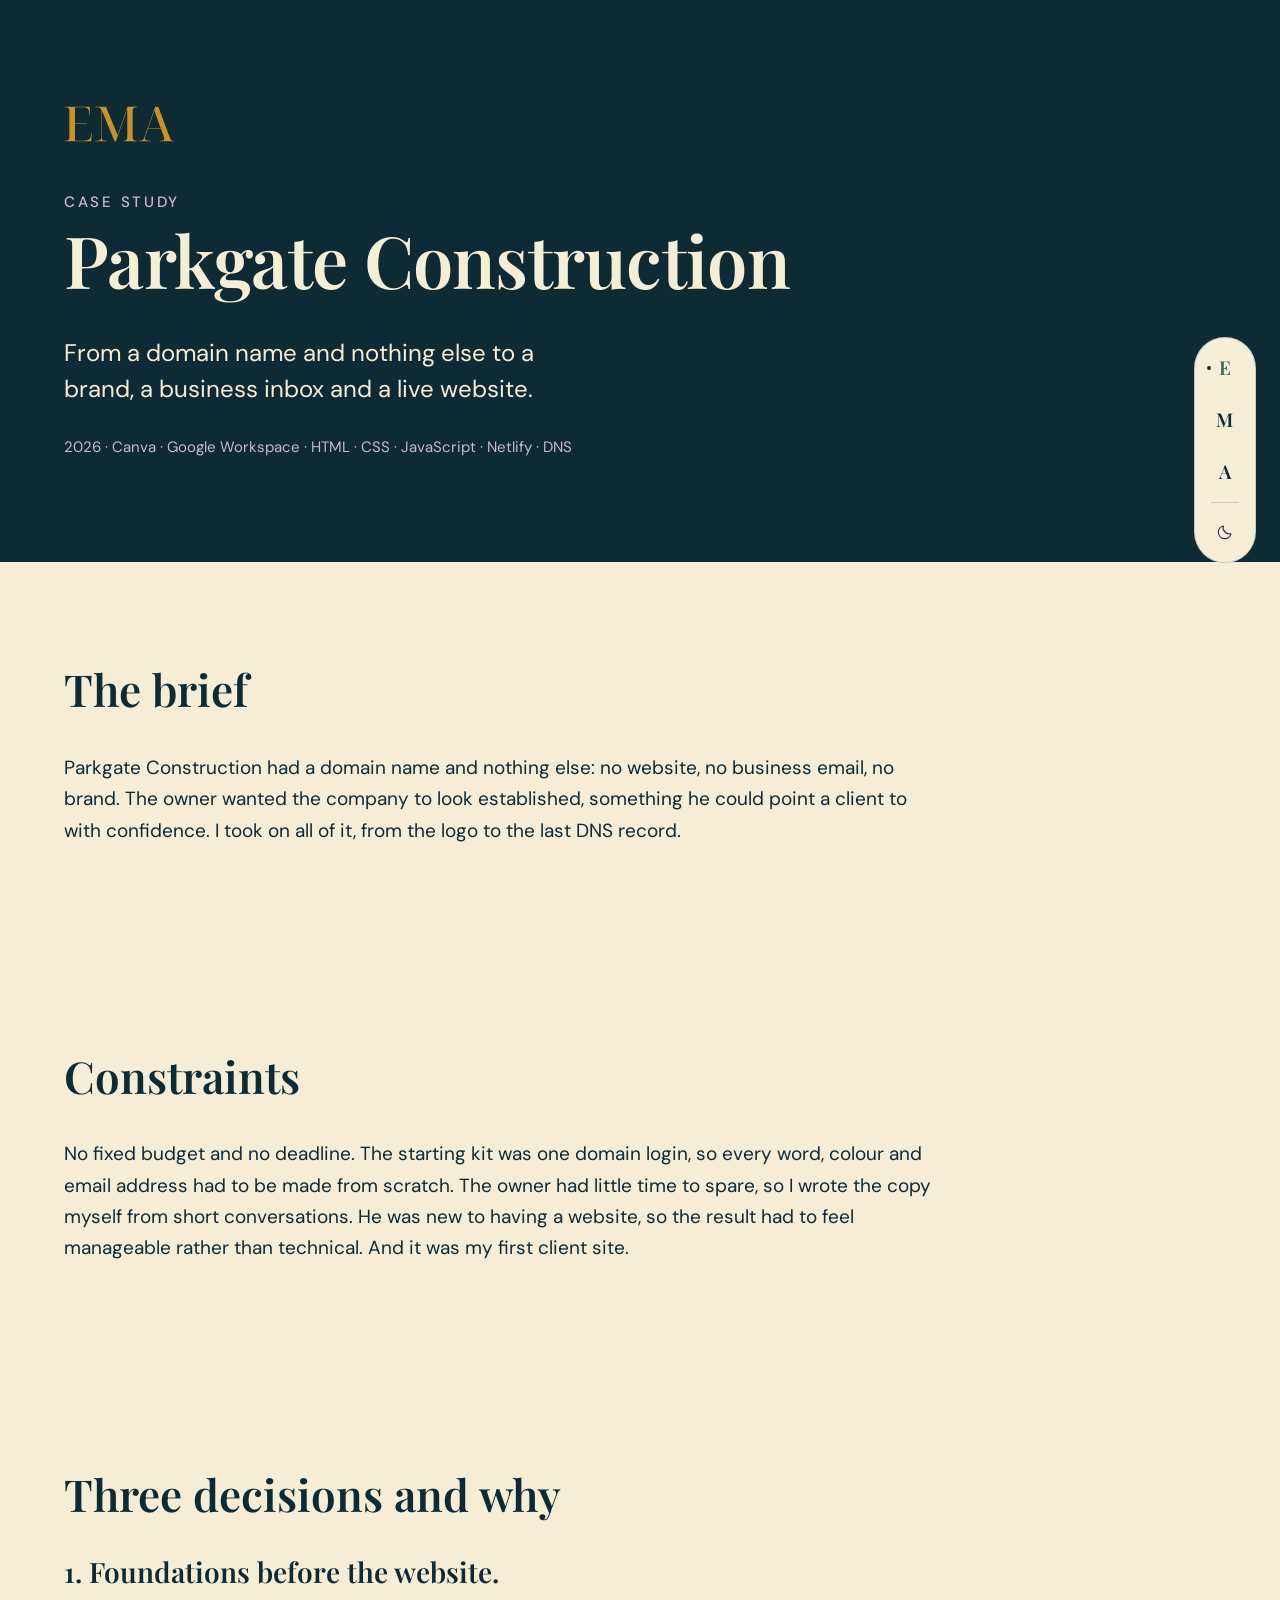
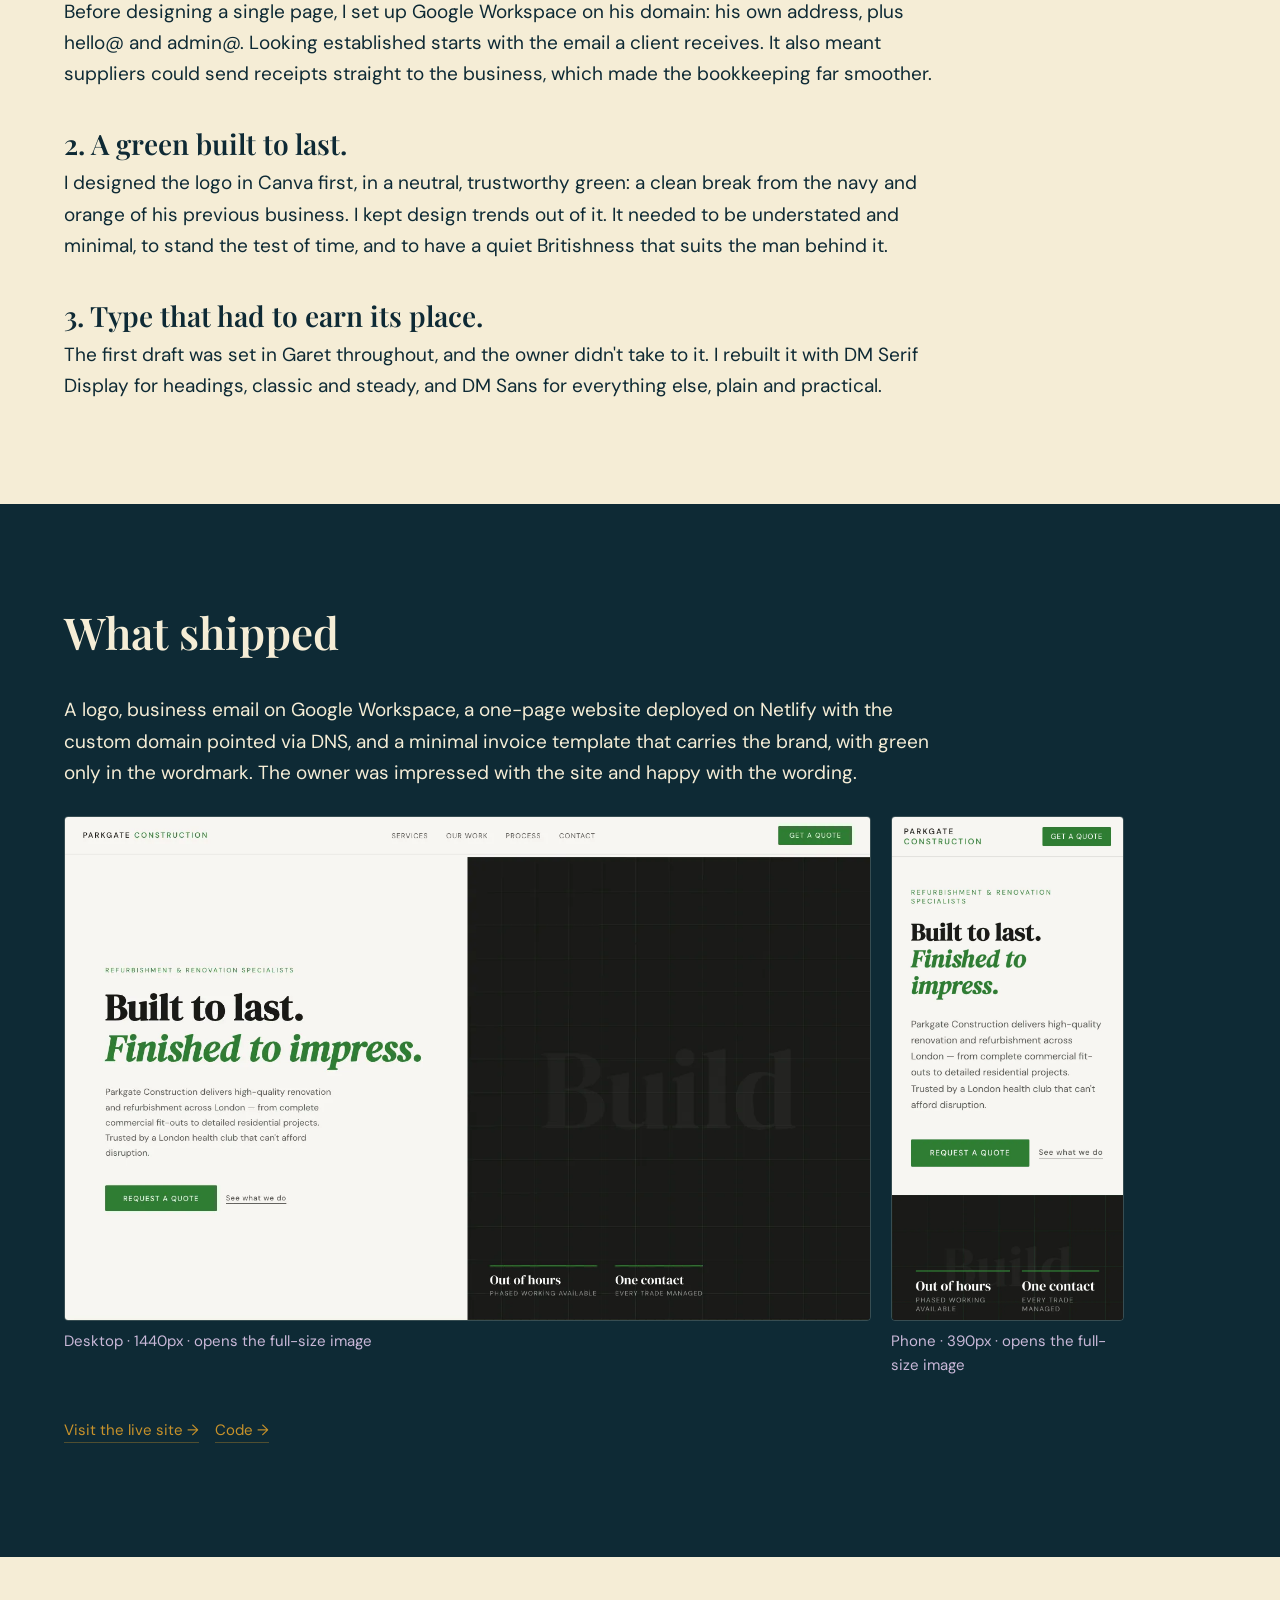
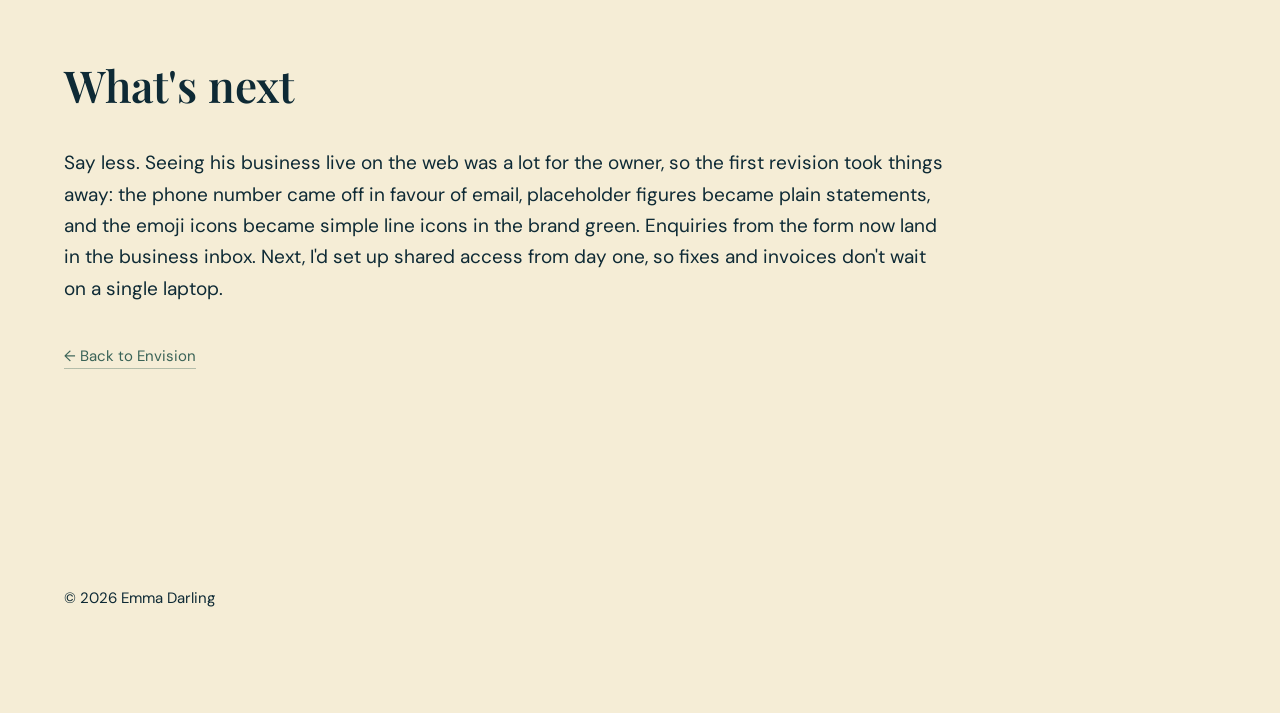
<file: work/parkgate/index.html>
<!DOCTYPE html>
<html lang="en">
  <head>
    <meta charset="UTF-8">

    <!-- This tells phones: "don't zoom out, display at normal size" -->
    <meta name="viewport" content="width=device-width, initial-scale=1.0">

    <!-- Fonts: exactly the four weights in tokens.css. preconnect opens the
         connection to Google early so the fonts arrive sooner. -->
    <link rel="preconnect" href="https://fonts.googleapis.com">
    <link rel="preconnect" href="https://fonts.gstatic.com" crossorigin>

    <!-- ============================================================
         THEME, BEFORE FIRST PAINT
         The same script as index.html, word for word; the full
         explanation lives there. It picks light or dark before the
         browser paints, so there is no flash of the wrong theme, and
         it sits ABOVE both stylesheets because a stylesheet that is
         still loading blocks the scripts after it from running.
         ============================================================ -->
    <script>
      (function () {
        // Reading localStorage throws, rather than returning null, in
        // some privacy modes — so every touch of it is wrapped.
        var stored = null;
        try {
          stored = localStorage.getItem('theme');
        } catch (error) {
          // No storage to read: fall through to the operating system.
        }

        // Only these two words are trusted. Anything else that ends up
        // in storage — an old value, a typo, something another script
        // wrote — is ignored rather than written onto the element.
        var theme =
          stored === 'light' || stored === 'dark'
            ? stored
            : window.matchMedia &&
              window.matchMedia('(prefers-color-scheme: light)').matches
              ? 'light'
              : 'dark';

        document.documentElement.setAttribute('data-theme', theme);
      })();
    </script>

    <!-- DESIGN TOKENS: the same file index.html links. Two folders up,
         because this page lives at /work/parkgate/. A relative path also
         works when the file is opened straight from disk, and with or
         without a trailing slash on the address. -->
    <link rel="stylesheet" href="../../tokens.css">

    <link rel="stylesheet" href="https://fonts.googleapis.com/css2?family=Cormorant+Garamond:ital,wght@1,400&family=DM+Sans:wght@400;500&family=Playfair+Display:wght@600&display=swap">

    <!-- HEAD METADATA  (Milestone 11)
         The same set as index.html, where each tag is explained. The
         addresses are absolute because crawlers read them out of
         context; the icons are page assets, so they stay relative, two
         folders up. og:type is "article": this page is one piece of
         writing, where the home page is the whole site.
         Unlike the home page, the share image is this page's own:
         og-parkgate.png beside this file (source: og-parkgate.svg).
         twitter:image and twitter:image:alt name it for X as well; keep
         both in step with og:image and og:image:alt. -->
    <title>Parkgate Construction — case study · Emma Darling</title>
    <meta name="description" content="Case study: from a domain name and nothing else to a brand, a business inbox and a live website for a London construction firm.">
    <link rel="canonical" href="https://emmadarling.dev/work/parkgate/">

    <meta property="og:type" content="article">
    <meta property="og:url" content="https://emmadarling.dev/work/parkgate/">
    <meta property="og:title" content="Parkgate Construction — case study · Emma Darling">
    <meta property="og:description" content="Case study: from a domain name and nothing else to a brand, a business inbox and a live website for a London construction firm.">
    <meta property="og:image" content="https://emmadarling.dev/work/parkgate/og-parkgate.png">
    <meta property="og:image:width" content="1200">
    <meta property="og:image:height" content="630">
    <meta property="og:image:alt" content="The E·M·A monogram in gold on deep teal, above the words Parkgate Construction and the line Case study · emmadarling.dev, beside a screenshot of the top of Parkgate’s live website, headed “Built to last. Finished to impress.”">
    <meta name="twitter:card" content="summary_large_image">
    <meta name="twitter:image" content="https://emmadarling.dev/work/parkgate/og-parkgate.png">
    <meta name="twitter:image:alt" content="The E·M·A monogram in gold on deep teal, above the words Parkgate Construction and the line Case study · emmadarling.dev, beside a screenshot of the top of Parkgate’s live website, headed “Built to last. Finished to impress.”">

    <link rel="icon" href="../../images/favicon.svg" type="image/svg+xml">
    <link rel="apple-touch-icon" href="../../images/apple-touch-icon.png">

    <!-- Everything below only READS the tokens, with var(--name).
         Most blocks are copied from index.html; each one names the
         section it came from, so a change there can be found here. -->
    <style>
      /* ============================================================
         PAGE SKELETON  (from index.html, Milestone 2)
         ============================================================ */

      /* ---------- Base ----------
         border-box means padding is counted INSIDE an element's width.
         body has no margin, so each band's colour reaches the edges. */
      *,
      *::before,
      *::after {
        box-sizing: border-box;
      }

      body {
        margin: 0;
        background: var(--bg);
        color: var(--text);
        font-family: var(--font-body);
        font-weight: var(--weight-regular);
        font-size: var(--fs-body);
        line-height: var(--lh-body);
      }

      a {
        color: inherit;
      }

      /* Keyboard users see a clear 2px ring on whatever has focus.
         Its colour comes from --focus, which changes per theme and per band. */
      :focus-visible {
        outline: 2px solid var(--focus);
        outline-offset: var(--space-1);
      }

      /* ---------- Full-bleed bands ----------
         The header, each section and the footer stretch the full width
         of the window and carry the padding. Colour lives on the band,
         never on .container. */
      .site-header,
      main > section,
      .site-footer {
        padding-block: var(--space-section-y);
        padding-inline: var(--space-section-x);
      }

      /* ---------- Section surfaces ----------
         The header and "What shipped" stay teal in both themes, like the
         home page's hero and Make band. Everything else follows the
         theme's page colour. */
      .site-header,
      #shipped {
        background: var(--surface-dark);
        color: var(--surface-dark-text);
      }

      #brief,
      #constraints,
      #decisions,
      #next,
      .site-footer {
        background: var(--bg);
        color: var(--text);
      }

      /* Teal bands stay teal in light mode, so everything on them keeps
         its teal-band colours: lavender focus ring, gold links, lavender
         meta text and cream hairlines. Same list as #make at home. */
      .site-header,
      #shipped {
        --focus: var(--surface-dark-focus);
        --link: var(--surface-dark-link);
        --text-muted:  var(--surface-dark-muted);
        --label:       var(--surface-dark-muted);
        --line:        var(--surface-dark-line);
        --line-strong: var(--surface-dark-line-strong);
        --shadow-lift: var(--surface-dark-shadow-lift);
        --glass-fill:  var(--surface-dark-glass);
      }

      /* The header is teal in both themes, so the monogram stays gold. */
      .site-header {
        --mark: var(--surface-dark-mark);
      }

      /* ---------- Container ----------
         The centred column inside each band. No background of its own. */
      .container {
        max-width: var(--container-max);
        margin-inline: auto;
      }

      /* ---------- Rail: layout ----------
         The E · M · A letters and the theme toggle share one axis: a row
         on phones, a column in the fixed pill from 768px. */
      .rail,
      .rail ul {
        display: flex;
        align-items: center;
        gap: var(--space-2);
      }

      .rail ul {
        margin: 0;
        padding: 0;
        list-style: none;
      }

      /* ============================================================
         TYPOGRAPHY AND RHYTHM  (from index.html, Milestone 3)
         ============================================================ */

      /* ---------- Headings ----------
         Playfair Display at 600, set explicitly: browsers default
         headings to bold (700), which isn't loaded. h3 is the decision
         titles, styled like the principle and card titles at home. */
      h1,
      h2,
      h3 {
        margin: 0;
        font-family: var(--font-display);
        font-weight: var(--weight-display);
      }

      h1 {
        font-size: var(--fs-h1);
        line-height: var(--lh-h1);
        letter-spacing: var(--ls-h1);
      }

      h2 {
        font-size: var(--fs-h2);
        line-height: var(--lh-heading);
      }

      h3 {
        font-size: var(--fs-h3);
        line-height: var(--lh-heading);
      }

      /* The one-sentence summary under the title: bigger, and kept narrow
         so it breaks into a few short lines. */
      .hero-lead {
        font-size: var(--fs-lead);
        line-height: var(--lh-lead);
        max-width: var(--measure-narrow);
      }

      /* Year and tools, in the muted colour: lavender on the teal header. */
      .case-meta {
        font-size: var(--fs-small);
        color: var(--text-muted);
      }

      /* ---------- Prose ----------
         No browser-default margins, and lines stop at about 68 characters. */
      p,
      ul,
      ol {
        margin: 0;
      }

      p,
      li {
        max-width: var(--measure);
      }

      /* ---------- Vertical rhythm ----------
         Each item directly inside a .container gets the same gap above it;
         headings get a bigger one, so they belong to what follows. */
      .container > * + * {
        margin-block-start: var(--space-flow);
      }

      .container > h1 + *,
      .container > h2 + * {
        margin-block-start: var(--space-stack);
      }

      /* ---------- Footer ---------- */
      .site-footer p {
        font-size: var(--fs-small);
      }

      /* ============================================================
         MONOGRAM  (from index.html, Milestone 4, compact form)
         The case-study header keeps the E → M → A draw-in, but at
         top-bar size, and it never shrinks: there is no top bar here.
         ============================================================ */

      /* The link wraps the letters and is at least 44px tall to tap. */
      .monogram {
        display: inline-flex;
        align-items: center;
        min-height: var(--target-min);
        color: var(--mark);
      }

      /* A little more room under the monogram than between the lines of
         text, so it reads as a mark rather than as the first line. */
      .container > .monogram + * {
        margin-block-start: var(--space-stack);
      }

      .mark {
        display: block;
        height: var(--mark-shrink-end);
        width: auto;
        max-width: 100%;
      }

      /* The same draw-in as home: each outline draws itself, then fills.
         Only the stroke is thicker, because at 36px tall a stroke of 1
         SVG unit would be well under a pixel and never be seen. */
      .mark-letter {
        fill-opacity: 0;
        stroke: currentColor;
        stroke-width: var(--mark-stroke-compact);
        stroke-dasharray: 1;
        stroke-dashoffset: 1;
        animation:
          mark-draw var(--dur-slow) var(--ease) forwards,
          mark-ink  var(--dur-mid)  var(--ease) forwards;
      }

      .mark-e {
        animation-delay: 0ms, var(--dur-slow);
      }

      .mark-m {
        animation-delay: var(--dur-fast), calc(var(--dur-slow) + var(--dur-fast));
      }

      .mark-a {
        animation-delay: calc(var(--dur-fast) * 2), calc(var(--dur-slow) + var(--dur-fast) * 2);
      }

      @keyframes mark-draw {
        to {
          stroke-dashoffset: 0;
        }
      }

      @keyframes mark-ink {
        to {
          fill-opacity: 1;
          stroke-opacity: 0;
        }
      }

      /* ============================================================
         RAIL  (from index.html, Milestone 4)
         The letters point back to the home page's sections. E is
         marked current in the HTML: this case study belongs to
         Envision. There is no scroll-spy on this page.
         ============================================================ */
      .rail {
        padding-block: var(--space-4);
        padding-inline: var(--space-section-x);
        justify-content: center;
        gap: var(--space-4);
      }

      .rail a {
        display: inline-flex;
        align-items: center;
        justify-content: center;
        position: relative;
        min-width: var(--target-min);
        min-height: var(--target-min);
        font-family: var(--font-display);
        font-weight: var(--weight-display);
        letter-spacing: var(--ls-nav);
        text-decoration: none;
      }

      .rail a[aria-current="true"] {
        color: var(--rail-active);
      }

      /* A small dot as well as the colour, so the cue doesn't depend on
         colour alone. Under the letter on phones, beside it in the pill. */
      .rail a[aria-current="true"]::after {
        content: "";
        position: absolute;
        inset-block-end: var(--space-1);
        inset-inline-start: 50%;
        width: var(--space-1);
        height: var(--space-1);
        margin-inline-start: calc(var(--space-1) / -2);
        border-radius: var(--radius-pill);
        background: var(--text);
      }

      @media (min-width: 768px) {
        .rail {
          position: fixed;
          top: 50%;
          right: var(--space-6);
          transform: translateY(-50%);
          padding: var(--space-2);
          z-index: 1;
          background: var(--bg);
          border: 1px solid var(--line);
          border-radius: var(--radius-pill);
        }

        .rail,
        .rail ul {
          flex-direction: column;
        }

        .rail a[aria-current="true"]::after {
          inset-block-end: auto;
          inset-inline-start: var(--space-1);
          top: 50%;
          margin-block-start: calc(var(--space-1) / -2);
          margin-inline-start: 0;
        }
      }

      /* The fixed rail would otherwise sit on top of the content. */
      @media (min-width: 768px) {
        .site-header,
        main > section,
        .site-footer {
          padding-inline-end: calc(var(--space-section-x) + var(--rail-gutter));
        }
      }

      /* ============================================================
         THEME TOGGLE  (from index.html, Milestone 9)
         One button in the rail. Muted, never gold.
         ============================================================ */

      /* Hidden until the script has wired it up. */
      .theme-toggle[hidden] {
        display: none;
      }

      /* A one-cell grid: both icons share the cell, so the button is the
         same size whichever one is showing. */
      .theme-toggle {
        display: grid;
        place-items: center;
        position: relative;
        min-width: var(--target-min);
        min-height: var(--target-min);
        padding: 0;
        border: none;
        border-radius: var(--radius-pill);
        background: none;
        color: var(--text-muted);
        cursor: pointer;
        transition: color var(--dur-fast) var(--ease);
      }

      .theme-toggle:hover,
      .theme-toggle:focus-visible {
        color: var(--text);
      }

      /* The hairline between the letters and the toggle. It belongs to the
         button, so it disappears with it when the button is hidden. */
      .theme-toggle::before {
        content: "";
        position: absolute;
        inset-inline-start: calc(var(--space-4) / -2);
        inset-block: var(--space-2);
        border-inline-start: 1px solid var(--line);
      }

      @media (min-width: 768px) {
        .theme-toggle::before {
          inset-block: auto;
          inset-inline: var(--space-2);
          inset-block-start: calc(var(--space-4) / -2);
          border-inline-start: none;
          border-block-start: 1px solid var(--line);
        }
      }

      .theme-toggle-icon {
        grid-area: 1 / 1;
        width: var(--icon-size);
        height: var(--icon-size);
        transition:
          opacity var(--dur-fast) var(--ease),
          rotate var(--dur-fast) var(--ease),
          visibility var(--dur-fast) var(--ease);
      }

      /* The icon shows the theme you would GET: a sun while the page is
         dark, a moon while it is light. */
      .theme-toggle-moon,
      [data-theme="light"] .theme-toggle-sun {
        opacity: 0;
        visibility: hidden;
        rotate: -90deg;
      }

      [data-theme="light"] .theme-toggle-moon {
        opacity: 1;
        visibility: visible;
        rotate: none;
      }

      /* For the moment the theme changes, nothing may animate except the
         icons, so the whole page changes colour in one frame. */
      .theme-switching *:not(.theme-toggle-icon),
      .theme-switching *::before,
      .theme-switching *::after {
        transition: none !important;
      }

      /* ============================================================
         CASE STUDY  (Milestone 10)
         The eyebrow, the three decisions, the screenshots and the
         link lines. Only the screenshots are new; the rest are the
         home page's patterns.
         ============================================================ */

      /* ---------- Eyebrow (from index.html, Milestone 7) ----------
         The small uppercase label above a heading, sitting close to it. */
      .eyebrow {
        font-size: var(--fs-small);
        font-weight: var(--weight-medium);
        letter-spacing: var(--ls-eyebrow);
        text-transform: uppercase;
        color: var(--label);
      }

      .eyebrow + h1,
      .eyebrow + h2 {
        margin-block-start: var(--space-2);
      }

      /* ---------- The three decisions ----------
         An ordered list with its bullets off. The numbers come back as a
         counter written in front of each title, so they are set in the
         heading's own typeface instead of the browser's list font. The
         .container prefix outranks the rhythm rules above. */
      .container > .decisions {
        display: grid;
        gap: var(--space-stack);
        padding: 0;
        list-style: none;
        counter-reset: decision;
      }

      .decisions > li {
        counter-increment: decision;
      }

      /* The number is for the eye only. The list already tells a screen
         reader "1 of 3", and Chrome reads a counter's number as nothing,
         which left each title announced as ". Foundations…". The second
         declaration gives the number empty alt text (the part after the
         slash), so it's skipped. The first stays as the fallback: a
         browser that doesn't know the slash drops that whole line and
         keeps this one, so the numbers never vanish. */
      .decisions h3::before {
        content: counter(decision) ". ";
        content: counter(decision) ". " / "";
      }

      .decisions h3 + p {
        margin-block-start: var(--space-2);
      }

      /* ---------- Screenshots ----------
         Each capture sits in a frame the shape of one screen, showing the
         top of the page as a visitor first sees it. The frame is a link
         to the whole capture. Hover and focus lift it like a card. */
      .shot {
        margin: 0;
      }

      .shot-frame {
        display: block;
        aspect-ratio: var(--shot-ratio-desktop);
        overflow: hidden;
        border: 1px solid var(--line);
        border-radius: var(--radius-md);
        background-image: none; /* no drawn-in underline under a picture */
        transition:
          transform var(--dur) var(--ease),
          box-shadow var(--dur) var(--ease),
          border-color var(--dur) var(--ease);
      }

      .shot--phone .shot-frame {
        aspect-ratio: var(--shot-ratio-phone);
      }

      .shot-frame:hover,
      .shot-frame:focus-visible {
        transform: translateY(var(--card-lift));
        box-shadow: var(--shadow-lift);
        border-color: var(--line-strong);
      }

      /* The image fills its frame from the top down; the rest of the page
         is cropped off here and seen in full when the frame is opened. */
      .shot-frame img {
        display: block;
        width: 100%;
        height: 100%;
        object-fit: cover;
        object-position: top;
      }

      .shot figcaption {
        margin-block-start: var(--space-2);
        font-size: var(--fs-small);
        color: var(--text-muted);
      }

      /* ---------- The two captures together ----------
         Stacked below 1100px, side by side from 1100px. */
      .shots {
        display: flex;
        flex-direction: column;
        gap: var(--space-grid);
      }

      /* Stacked, the phone frame is capped so it looks like a phone, not
         two screens of scrolling. Its width is set outright (the whole
         column, up to the cap) instead of being worked out from what is
         inside it, so the frame is already the right size before the
         lazy-loaded image arrives. The auto margins centre it. */
      .shot--phone {
        width: 100%;
        max-width: var(--shot-phone-max);
        margin-inline: auto;
      }

      /* Side by side, the two frames must come out the same height. A
         frame's height is its width divided by its ratio, so their widths
         have to be in the same proportion as their ratios. flex-basis: 0
         with flex-grow set to each ratio does exactly that: the row is
         shared out between the two in proportion to their grow numbers,
         so the heights follow the tokens with nothing to recalculate.
         calc() turns the token's "1440 / 900" into the single number
         flex-grow needs; aspect-ratio can read it as it stands.
         min-width: 0 stops what is inside a figure from holding it wider
         than its share. */
      @media (min-width: 1100px) {
        .shots {
          flex-direction: row;
          align-items: flex-start;
        }

        .shot {
          flex-basis: 0;
          min-width: 0;
        }

        .shot--desktop {
          flex-grow: calc(var(--shot-ratio-desktop));
        }

        .shot--phone {
          flex-grow: calc(var(--shot-ratio-phone));
          max-width: none;
        }
      }

      /* ---------- Link lines (from index.html, Milestone 6) ----------
         The live site, the code and the way back. Small text makes a
         small link, so padding brings each one up to the 44px target. */
      .card-links {
        display: flex;
        flex-wrap: wrap;
        gap: var(--space-4);
        font-size: var(--fs-small);
      }

      .card-links a {
        display: inline-block;
        padding-block: var(--space-3);
        background-origin: content-box;
        /* Wider tap area: padding grows the box by 8px each side;
           the matching negative margin cancels it, so nothing moves. */
        padding-inline: var(--space-2);
        margin-inline: calc(var(--space-2) * -1);
      }

      /* ============================================================
         LINKS AND REVEALS  (from index.html, Milestone 5)
         ============================================================ */

      /* ---------- Links ----------
         A one-pixel line the colour of the link, 0 wide at rest, drawn
         in from the left on hover or keyboard focus. */
      main a,
      .site-footer a {
        color: var(--link);
        text-decoration: none;
        background-image: linear-gradient(var(--link), var(--link));
        background-repeat: no-repeat;
        background-position: left bottom;
        background-size: 0 1px;
        transition: background-size var(--dur) var(--ease);
      }

      main a:hover,
      main a:focus-visible,
      .site-footer a:hover,
      .site-footer a:focus-visible {
        background-size: 100% 1px;
      }

      /* Links inside a line of text also carry a faint underline at rest,
         so they can be told apart from the words around them. */
      main p a {
        background-image:
          linear-gradient(var(--link), var(--link)),
          linear-gradient(
            color-mix(in srgb, var(--link) var(--link-rest-strength), transparent),
            color-mix(in srgb, var(--link) var(--link-rest-strength), transparent)
          );
        background-size: 0 1px, 100% 1px;
      }

      main p a:hover,
      main p a:focus-visible {
        background-size: 100% 1px, 100% 1px;
      }

      /* ---------- Reveals ----------
         Each band's content rises into place the first time it is seen.
         Only with JavaScript running (html.js), only for people who
         haven't asked for less motion, and never the band itself, so its
         colour is there from the first frame. The monogram is left out:
         it has its own draw-in. */
      @media (prefers-reduced-motion: no-preference) {
        .js .reveal .container > :not(.monogram) {
          opacity: 0;
          transform: translateY(var(--reveal-y));
        }

        .js .reveal.is-revealed .container > :not(.monogram) {
          opacity: 1;
          transform: none;
          transition:
            opacity var(--dur-reveal) var(--ease),
            transform var(--dur-reveal) var(--ease);
          transition-delay: calc(var(--i, 0) * var(--reveal-step));
        }
      }

      /* ---------- Reduced motion ----------
         Everything arrives in its finished state: the monogram already
         drawn, nothing hidden, no animation or transition anywhere. */
      @media (prefers-reduced-motion: reduce) {
        *,
        *::before,
        *::after {
          animation-duration: 0.01ms !important;
          animation-delay: 0ms !important;
          transition-duration: 0.01ms !important;
          transition-delay: 0ms !important;
        }
      }
    </style>
  </head>

  <body>
    <!-- The rail: the same letters and toggle as the home page. Here the
         letters lead back to the home page's sections, and E carries
         aria-current because this case study is part of Envision. -->
    <div class="rail">
      <nav aria-label="Sections">
        <ul>
          <li><a href="/#envision" aria-label="E, Envision" aria-current="true">E</a></li>
          <li><a href="/#make" aria-label="M, Make">M</a></li>
          <li><a href="/#automate" aria-label="A, Automate">A</a></li>
        </ul>
      </nav>

      <!-- The theme toggle, as on the home page: a real button, hidden
           until the script wires it up, labelled with what a click will do. -->
      <button class="theme-toggle" type="button" hidden aria-label="Switch to light theme">
        <svg class="theme-toggle-icon theme-toggle-sun" viewBox="0 0 24 24" aria-hidden="true" focusable="false">
          <circle cx="12" cy="12" r="4.5" fill="none" stroke="currentColor" stroke-width="1.5"/>
          <path fill="none" stroke="currentColor" stroke-width="1.5" stroke-linecap="round"
                d="M12 2.5v2.6M12 18.9v2.6M2.5 12h2.6M18.9 12h2.6M5.2 5.2l1.9 1.9M16.9 16.9l1.9 1.9M18.8 5.2l-1.9 1.9M7.1 16.9l-1.9 1.9"/>
        </svg>
        <svg class="theme-toggle-icon theme-toggle-moon" viewBox="0 0 24 24" aria-hidden="true" focusable="false">
          <path fill="none" stroke="currentColor" stroke-width="1.5" stroke-linejoin="round"
                d="M20.1 14.3A8.6 8.6 0 0 1 9.7 3.9a8.6 8.6 0 1 0 10.4 10.4z"/>
        </svg>
      </button>
    </div>

    <!-- ============================================================
         HEADER
         Teal in both themes. The monogram is the way home: the same
         letters as the home page's hero, at the size of its top bar.
         The lead line (and the meta description) is Parkgate's
         caseSummary from the projects array in index.html, typed out
         by hand here until M10.5 gives both pages projects.js.
         ============================================================ -->
    <header class="site-header reveal">
      <div class="container">
        <a class="monogram" href="/" aria-label="EMA, home">
          <svg class="mark" viewBox="264.9 462.8 284.5 92.8" focusable="false" aria-hidden="true" xmlns="http://www.w3.org/2000/svg">
            <g fill="currentColor">
              <g transform="translate(262.568923, 553.601577)">
                <path class="mark-letter mark-e" pathLength="1" d="M 4.34375 0 L 4.34375 -1.25 L 6.96875 -1.25 C 9.863281 -1.25 12.117188 -1.910156 13.734375 -3.234375 C 15.347656 -4.554688 16.15625 -6.753906 16.15625 -9.828125 L 16.15625 -79.203125 C 16.15625 -82.179688 15.347656 -84.3125 13.734375 -85.59375 C 12.117188 -86.882812 9.863281 -87.53125 6.96875 -87.53125 L 4.34375 -87.53125 L 4.34375 -88.765625 L 68.625 -88.765625 L 69.375 -66.765625 L 68.125 -66.765625 L 67.890625 -70.859375 C 67.472656 -77.078125 65.914062 -81.410156 63.21875 -83.859375 C 60.53125 -86.304688 56.035156 -87.53125 49.734375 -87.53125 L 30.703125 -87.53125 L 30.703125 -47.125 L 61.421875 -47.125 L 61.421875 -45.875 L 30.703125 -45.875 L 30.703125 -1.25 L 53.09375 -1.25 C 59.71875 -1.25 64.4375 -2.46875 67.25 -4.90625 C 70.070312 -7.351562 71.691406 -11.6875 72.109375 -17.90625 L 72.359375 -22 L 73.609375 -22 L 72.734375 0 Z M 4.34375 0 "/>
              </g>
              <g transform="translate(341.023163, 553.601577)">
                <path class="mark-letter mark-m" pathLength="1" d="M 4.34375 0 L 4.34375 -1.25 L 10.4375 -1.25 C 13.257812 -1.25 15.476562 -1.910156 17.09375 -3.234375 C 18.707031 -4.554688 19.515625 -6.753906 19.515625 -9.828125 L 19.515625 -79.328125 C 19.515625 -82.222656 18.707031 -84.3125 17.09375 -85.59375 C 15.476562 -86.882812 13.257812 -87.53125 10.4375 -87.53125 L 4.34375 -87.53125 L 4.34375 -88.765625 L 32.078125 -88.765625 L 62.046875 -15.90625 L 87.78125 -88.765625 L 112.765625 -88.765625 L 112.765625 -87.53125 L 110.15625 -87.53125 C 107.164062 -87.53125 104.882812 -86.863281 103.3125 -85.53125 C 101.738281 -84.207031 100.953125 -81.972656 100.953125 -78.828125 L 100.953125 -9.953125 C 100.953125 -6.796875 101.738281 -4.554688 103.3125 -3.234375 C 104.882812 -1.910156 107.164062 -1.25 110.15625 -1.25 L 112.765625 -1.25 L 112.765625 0 L 77.828125 0 L 77.828125 -1.25 L 78.453125 -1.25 C 81.097656 -1.25 83.1875 -1.890625 84.71875 -3.171875 C 86.257812 -4.453125 87.03125 -6.628906 87.03125 -9.703125 L 87.03125 -82.796875 L 57.9375 0 L 54.078125 0 L 20.765625 -81.4375 L 20.765625 -9.953125 C 20.765625 -6.796875 21.59375 -4.554688 23.25 -3.234375 C 24.90625 -1.910156 27.390625 -1.25 30.703125 -1.25 L 33.6875 -1.25 L 33.6875 0 Z M 4.34375 0 "/>
              </g>
              <g transform="translate(458.145013, 553.601577)">
                <path class="mark-letter mark-a" pathLength="1" d="M 0.125 0 L 0.125 -1.25 L 4.109375 -1.25 C 6.671875 -1.25 8.695312 -1.953125 10.1875 -3.359375 C 11.6875 -4.765625 13.054688 -7.25 14.296875 -10.8125 L 41.90625 -88.765625 L 49.859375 -88.765625 L 80.0625 -8.453125 C 81.144531 -5.710938 82.265625 -3.828125 83.421875 -2.796875 C 84.585938 -1.765625 86.125 -1.25 88.03125 -1.25 L 89.265625 -1.25 L 89.265625 0 L 53.21875 0 L 53.21875 -1.25 L 57.1875 -1.25 C 60.007812 -1.25 62.039062 -1.597656 63.28125 -2.296875 C 64.519531 -3.003906 65.140625 -4.269531 65.140625 -6.09375 C 65.140625 -6.757812 65.054688 -7.566406 64.890625 -8.515625 C 64.734375 -9.472656 64.445312 -10.53125 64.03125 -11.6875 L 56.5625 -32.328125 L 23.375 -32.328125 L 16.40625 -12.8125 C 16 -11.5625 15.671875 -10.457031 15.421875 -9.5 C 15.171875 -8.550781 15.046875 -7.664062 15.046875 -6.84375 C 15.046875 -4.769531 15.894531 -3.316406 17.59375 -2.484375 C 19.289062 -1.660156 22.046875 -1.25 25.859375 -1.25 L 30.34375 -1.25 L 30.34375 0 Z M 23.75 -33.5625 L 56.078125 -33.5625 L 47.375 -57.4375 C 45.957031 -61.332031 44.585938 -65.25 43.265625 -69.1875 C 41.941406 -73.125 40.863281 -76.75 40.03125 -80.0625 C 38.875 -76.582031 37.734375 -73.265625 36.609375 -70.109375 C 35.492188 -66.960938 34.234375 -63.359375 32.828125 -59.296875 Z M 23.75 -33.5625 "/>
              </g>
            </g>
          </svg>
        </a>

        <p class="eyebrow">Case study</p>
        <h1>Parkgate Construction</h1>
        <p class="hero-lead">From a domain name and nothing else to a brand, a business inbox and a live website.</p>
        <p class="case-meta">2026 · Canva · Google Workspace · HTML · CSS · JavaScript · Netlify · DNS</p>
      </div>
    </header>

    <!-- The five parts of the story, in the order BUILD-PLAN gives them.
         All copy is word for word from BUILD-PLAN's Content section,
         the screenshots' alt text included. -->
    <main>
      <section id="brief" class="reveal">
        <div class="container">
          <h2>The brief</h2>
          <p>Parkgate Construction had a domain name and nothing else: no website, no business email, no brand. The owner wanted the company to look established, something he could point a client to with confidence. I took on all of it, from the logo to the last DNS record.</p>
        </div>
      </section>

      <section id="constraints" class="reveal">
        <div class="container">
          <h2>Constraints</h2>
          <p>No fixed budget and no deadline. The starting kit was one domain login, so every word, colour and email address had to be made from scratch. The owner had little time to spare, so I wrote the copy myself from short conversations. He was new to having a website, so the result had to feel manageable rather than technical. And it was my first client site.</p>
        </div>
      </section>

      <!-- The numbers in front of each title come from the CSS counter.
           role="list" keeps the list announced in Safari once its
           bullets are removed. -->
      <section id="decisions" class="reveal">
        <div class="container">
          <h2>Three decisions and why</h2>
          <ol class="decisions" role="list">
            <li>
              <h3>Foundations before the website.</h3>
              <p>Before designing a single page, I set up Google Workspace on his domain: his own address, plus hello@ and admin@. Looking established starts with the email a client receives. It also meant suppliers could send receipts straight to the business, which made the bookkeeping far smoother.</p>
            </li>
            <li>
              <h3>A green built to last.</h3>
              <p>I designed the logo in Canva first, in a neutral, trustworthy green: a clean break from the navy and orange of his previous business. I kept design trends out of it. It needed to be understated and minimal, to stand the test of time, and to have a quiet Britishness that suits the man behind it.</p>
            </li>
            <li>
              <h3>Type that had to earn its place.</h3>
              <p>The first draft was set in Garet throughout, and the owner didn't take to it. I rebuilt it with DM Serif Display for headings, classic and steady, and DM Sans for everything else, plain and practical.</p>
            </li>
          </ol>
        </div>
      </section>

      <!-- WHAT SHIPPED: teal in both themes, echoing the home page's Make
           band. Each capture runs from the top of the live site to the
           bottom of its "What we do" section, but its frame shows only
           the first screen. Each frame is a link to the whole capture,
           and its caption says so where everyone can see it.
           aria-describedby hands the same words to screen readers: they
           announce the image's alt text as the link's name, then the
           caption's note on what it opens. That is why the alt text is
           short and describes only what the frame shows. -->
      <section id="shipped" class="reveal">
        <div class="container">
          <h2>What shipped</h2>
          <p>A logo, business email on Google Workspace, a one-page website deployed on Netlify with the custom domain pointed via DNS, and a minimal invoice template that carries the brand, with green only in the wordmark. The owner was impressed with the site and happy with the wording.</p>

          <div class="shots">
            <figure class="shot shot--desktop">
              <a class="shot-frame" href="../../images/parkgate/parkgate-desktop-1440.webp" aria-describedby="shot-desktop-hint">
                <img src="../../images/parkgate/parkgate-desktop-1440.webp" width="1440" height="1925" loading="lazy" decoding="async"
                     alt="Parkgate Construction homepage on desktop: the headline 'Built to last. Finished to impress.' beside a dark grid panel.">
              </a>
              <figcaption>Desktop · 1440px · <span id="shot-desktop-hint">opens the full-size image</span></figcaption>
            </figure>
            <figure class="shot shot--phone">
              <a class="shot-frame" href="../../images/parkgate/parkgate-phone-390.webp" aria-describedby="shot-phone-hint">
                <img src="../../images/parkgate/parkgate-phone-390.webp" width="780" height="5862" loading="lazy" decoding="async"
                     alt="Parkgate Construction homepage on a phone: the headline, introduction and green 'Request a quote' button.">
              </a>
              <figcaption>Phone · 390px · <span id="shot-phone-hint">opens the full-size image</span></figcaption>
            </figure>
          </div>

          <p class="card-links">
            <a href="https://parkgate-construction.com" target="_blank" rel="noopener noreferrer">Visit the live site<span aria-hidden="true"> →</span></a>
            <a href="https://github.com/emmadarlingt-hue/parkgate-construction" target="_blank" rel="noopener noreferrer">Code<span aria-hidden="true"> →</span></a>
          </p>
        </div>
      </section>

      <section id="next" class="reveal">
        <div class="container">
          <h2>What's next</h2>
          <p>Say less. Seeing his business live on the web was a lot for the owner, so the first revision took things away: the phone number came off in favour of email, placeholder figures became plain statements, and the emoji icons became simple line icons in the brand green. Enquiries from the form now land in the business inbox. Next, I'd set up shared access from day one, so fixes and invoices don't wait on a single laptop.</p>

          <p class="card-links">
            <a href="/#envision"><span aria-hidden="true">← </span>Back to Envision</a>
          </p>
        </div>
      </section>
    </main>

    <footer class="site-footer">
      <div class="container">
        <p>© 2026 Emma Darling</p>
      </div>
    </footer>

    <script>
      // First thing: tell the CSS that JavaScript is running AND that the
      // browser can do reveals. The reveal styles only hide content under
      // html.js, so without IntersectionObserver — or if this script never
      // runs — nothing on the page is ever hidden.
      if ('IntersectionObserver' in window) {
        document.documentElement.classList.add('js');
      }

      /* ============================================================
         PAGE SCRIPT
         The theme toggle (from index.html, Milestone 9) and the scroll
         reveals (from index.html, Milestone 5). Nothing else: there are
         no projects to render, and no scroll-spy, because the rail's
         letters point at the home page, not at anything here.
         ============================================================ */

      /* ============================================================
         THEME  (Milestone 9)
         The <head> script has already picked a theme and written it to
         <html>. This is everything afterwards: the button that flips it,
         remembering the choice, and following the operating system right
         up until a choice is made. The choice is shared with the home
         page: both read and write the same 'theme' key.
         ============================================================ */

      /* One place for the storage key, so a typo can't make the page
         save under one name and read back under another. */
      const THEME_KEY = 'theme';

      /* True once the visitor has clicked the toggle during this visit.
         readStoredTheme() answers almost the same question, but not when
         the localStorage write failed — in a private window the choice is
         still a real choice and must still beat the operating system. It
         just can't outlive the tab. */
      let hasChosenTheme = false;

      /* What the visitor chose on an earlier visit, or null if they
         never have. Only the two words the page understands come back;
         anything else in storage is treated as nothing at all. Same
         try/catch as the <head> script, and for the same reason. */
      function readStoredTheme() {
        try {
          const stored = localStorage.getItem(THEME_KEY);
          return stored === 'light' || stored === 'dark' ? stored : null;
        } catch (error) {
          return null;
        }
      }

      /* The theme on the page right now, read off the element rather
         than kept in a variable of its own. The attribute is the single
         source of truth — the <head> script set it before this script
         existed, so there is nothing else it could be read from. */
      function currentTheme() {
        return document.documentElement.getAttribute('data-theme') === 'light'
          ? 'light'
          : 'dark';
      }

      /* Make a change with every animation on the page switched off, so
         the whole page changes colour in one frame instead of some
         outlines and underlines fading in a beat behind the rest.

         The odd-looking line in the middle is the point of the whole
         function: reading a layout value forces the browser to apply the
         class NOW, instead of quietly batching it together with the
         change that follows and so applying neither in time. Two frames
         later the class comes off and ordinary hovers animate again. */
      function withoutTransitions(change) {
        const root = document.documentElement;
        root.classList.add('theme-switching');
        void root.offsetHeight;
        change();
        requestAnimationFrame(() => {
          requestAnimationFrame(() => root.classList.remove('theme-switching'));
        });
      }

      /* Put a theme on the page and tell the button what it now does.
         The label describes the ACTION rather than the state, and the
         icon is chosen from the same attribute, so the two can never
         drift apart and say different things. */
      function applyTheme(theme, button) {
        document.documentElement.setAttribute('data-theme', theme);
        if (button) {
          button.setAttribute(
            'aria-label',
            theme === 'dark' ? 'Switch to light theme' : 'Switch to dark theme'
          );
        }
      }

      /* Wire the toggle up, then reveal it. Saving the choice is what
         makes it stick — both across reloads, and against the operating
         system changing underneath it later. */
      function setUpThemeToggle() {
        const button = document.querySelector('.theme-toggle');
        if (!button) return;

        // Give the button the right label for the theme already on the
        // page, and only then let it be seen. This is the moment it
        // starts working, so this is the moment it appears.
        applyTheme(currentTheme(), button);
        button.hidden = false;

        button.addEventListener('click', () => {
          // Set first, before anything that could throw: from here on
          // the theme is theirs, whether or not it reaches storage.
          hasChosenTheme = true;

          const next = currentTheme() === 'dark' ? 'light' : 'dark';
          withoutTransitions(() => applyTheme(next, button));

          try {
            localStorage.setItem(THEME_KEY, next);
          } catch (error) {
            // No storage: the theme still changes for this visit, it
            // just won't be remembered after a reload.
          }
        });

        followSystemTheme(button);
      }

      /* Until the visitor has clicked the button, the page belongs to
         their operating system: switch the Mac to Light with this tab
         open and the page should follow, live. The moment they click,
         the page belongs to them and the system stops being consulted. */
      function followSystemTheme(button) {
        if (!window.matchMedia) return;
        const prefersLight = window.matchMedia('(prefers-color-scheme: light)');

        const updateForSystemTheme = (event) => {
          if (hasChosenTheme || readStoredTheme() !== null) return;
          const theme = event.matches ? 'light' : 'dark';
          withoutTransitions(() => applyTheme(theme, button));
        };

        prefersLight.addEventListener('change', updateForSystemTheme);
      }

      /* Scroll reveals — the only IntersectionObserver on this page
         (CLAUDE.md allows two; the rail's scroll-spy isn't needed here).
         Every band here is marked .reveal: its content is numbered so the
         CSS can stagger it, and it all rises in once 15% of the band is
         on screen. Then the band stops being watched: each reveals once.
         The home page's version also reveals single .reveal-item
         elements one by one; nothing here needs that, so it is left out. */
      function revealOnScroll() {
        const bands = document.querySelectorAll('.reveal');

        // Number each band's revealable items 0, 1, 2… as --i. The
        // monogram is skipped, to match the CSS, so the stagger starts
        // with the first item that actually moves.
        bands.forEach((band) => {
          const items = band.querySelectorAll('.container > :not(.monogram)');
          items.forEach((item, index) => {
            item.style.setProperty('--i', index);
          });
        });

        const observer = new IntersectionObserver(
          (entries) => {
            entries.forEach((entry) => {
              if (entry.isIntersecting) {
                entry.target.classList.add('is-revealed');
                observer.unobserve(entry.target);
              }
            });
          },
          { threshold: 0.15 }
        );

        bands.forEach((band) => observer.observe(band));
      }

      // The theme first: it is the most visible thing on the page and it
      // depends on nothing else. Wrapped, so a problem here can never
      // stop the reveals below from running and leave content hidden.
      try {
        setUpThemeToggle();
      } catch (error) {
        console.error('Theme toggle failed to start:', error);
      }

      if ('IntersectionObserver' in window) {
        revealOnScroll();
      }
    </script>
  </body>
</html>
</file>
<file: tokens.css>
/* ============================================================
   DESIGN TOKENS  (Milestone 1; its own file since Milestone 10)
   Every colour, font, size, space, radius, shadow and easing
   is declared ONCE here as a CSS custom property (a "variable").
   Each page's stylesheet only ever says var(--name), so a
   change here ripples through every page.

   Shared by index.html and each case study in /work/<slug>/.
   Every page links it straight after its theme script and
   before Google Fonts. It holds only :root and the light
   override: no selectors, no components (see CLAUDE.md).

   Values come from design/Emma Darling Portfolio.html:
     :root                -> direction 2a (dark, the default)
     [data-theme="light"] -> direction 2b (light override)
   ============================================================ */

/* ---------- 2a · DARK (default) ---------- */
:root {
  /* --- Tells the browser which way round the page is, so the
         furniture it draws itself — scrollbars, form controls,
         the blank canvas before anything has painted — matches
         the theme instead of staying stubbornly light. --- */
  color-scheme: dark;

  /* --- Palette: the raw paint pots, named by what they look like.
         Only the "role" tokens further down should use these. --- */
  --teal:      #0E2A35;                 /* deep teal, the dark surface              */
  --cream:         #F5EDD6;                 /* warm cream, the light surface            */
  --lavender:      #C9B8D8;                 /* soft lavender, muted text on dark        */
  --aubergine:          #4A1A4A;                 /* deep aubergine, muted text on cream           */
  --eucalyptus:          #3A6357;                 /* eucalyptus green, small labels on cream        */
  --gold:          #C8922A;                 /* accent gold: max 4 uses, never text on cream */
  --line-on-dark:  rgba(245, 237, 214, 0.18); /* cream hairline at 18% for dark surfaces */
  --line-on-cream: rgba(14, 42, 53, 0.18); /* teal hairline at 18% for cream surfaces */
  --line-on-dark-strong:  rgba(245, 237, 214, 0.4); /* the same hairlines at 40%, */
  --line-on-cream-strong: rgba(14, 42, 53, 0.4);    /* for hovered cards          */
  --glass-on-dark:  rgba(245, 237, 214, 0.06); /* cream at 6%: a raised tint on teal  */
  --glass-on-cream: rgba(14, 42, 53, 0.04);    /* teal at 4%: a raised tint on cream  */

  /* --- Colour roles: what each colour DOES. These are the ones
         that flip when the light theme is switched on. --- */
  --bg:         var(--teal);   /* page background                     */
  --text:       var(--cream);      /* body copy and headings              */
  --text-muted: var(--lavender);   /* secondary copy, captions, meta      */
  --line:       var(--line-on-dark); /* borders, dividers, card outlines  */
  --line-strong: var(--line-on-dark-strong); /* hovered card outlines     */
  --accent:     var(--gold);       /* hover hairlines, small highlights   */
  --focus:      var(--lavender);   /* keyboard focus ring (never gold)    */
  --link:       var(--gold);       /* text links and their underline      */
  --mark:       var(--gold);       /* the big "EMA" monogram              */
  --label:      var(--lavender);   /* uppercase eyebrow labels            */

  /* --- Fixed surfaces: sections alternate dark / cream in BOTH
         themes, so these never flip. --- */
  --surface-dark:       var(--teal);
  --surface-dark-text:  var(--cream);
  --surface-cream:      var(--cream);
  --surface-cream-text: var(--teal);
  --surface-dark-focus: var(--lavender); /* focus ring on teal bands, both themes */
  --surface-dark-mark:  var(--gold);     /* monogram on teal bands, both themes   */
  --surface-dark-line:  var(--line-on-dark); /* hairline on teal, both themes     */
  --surface-dark-link:  var(--gold);     /* links on teal bands, both themes     */
  --surface-dark-muted: var(--lavender); /* meta text and labels on teal, ~8:1   */
  --surface-dark-line-strong: var(--line-on-dark-strong); /* hovered outlines on teal */
  --surface-dark-shadow-lift: 0 8px 24px rgba(0, 0, 0, 0.35); /* a teal shadow can't show on teal */
  --surface-dark-glass: var(--glass-on-dark); /* card tint on teal, both themes */

  /* --- Fonts: four weights total, nothing else --- */
  --font-display: "Playfair Display", Georgia, serif;      /* headings, monogram, nav letters */
  --font-body:    "DM Sans", system-ui, sans-serif;         /* body copy and labels            */
  --font-quote:   "Cormorant Garamond", Georgia, serif;     /* the one italic pull-quote       */
  --weight-regular: 400;   /* DM Sans body                  */
  --weight-medium:  500;   /* DM Sans labels and emphasis   */
  --weight-display: 600;   /* Playfair Display headings     */

  /* --- Fluid type scale: clamp(minimum, preferred, maximum).
         The middle value grows with the viewport width (vw), so text
         scales smoothly between phone and desktop with no breakpoints.
         1rem = 16px at the browser default; px equivalents in comments. --- */
  --fs-label: clamp(0.75rem,   0.72rem + 0.12vw, 0.8125rem); /* 12 -> 13px  tiny uppercase labels   */
  --fs-small: clamp(0.875rem,  0.85rem + 0.12vw, 0.9375rem); /* 14 -> 15px  eyebrows, meta, footer  */
  --fs-body:  clamp(1.0625rem, 0.8125rem + 1.2vw, 1.1875rem); /* 17 -> 19px  body copy              */
  --fs-sub:   clamp(1.0625rem, 0.98rem + 0.36vw,  1.25rem);  /* 17 -> 20px  hero subtitle           */
  --fs-lead:  clamp(1.1875rem, 1.05rem + 0.6vw,   1.5rem);   /* 19 -> 24px  hero lead sentence      */
  --fs-h3:    clamp(1.375rem,  1.21rem + 0.71vw,  1.75rem);  /* 22 -> 28px  card titles             */
  --fs-quote: clamp(1.4375rem, 1.25rem + 0.83vw,  1.875rem); /* 23 -> 30px  italic pull-quote       */
  --fs-h2:    clamp(1.875rem,  1.5rem + 1.67vw,   2.75rem);  /* 30 -> 44px  section headings        */
  --fs-h1:    clamp(2.5rem,    1.64rem + 3.81vw,  4.5rem);   /* 40 -> 72px  name in the hero        */
  --fs-mark:  clamp(7.5rem,    3.2rem + 19vw,     17.5rem);  /* 120 -> 280px the "EMA" monogram     */

  /* --- Line heights and letter spacing --- */
  --lh-h1:      1.02;
  --lh-heading: 1.12;   /* h2 and h3                    */
  --lh-quote:   1.35;
  --lh-lead:    1.5;
  --lh-body:    1.65;
  --ls-h1:      -0.01em; /* slightly tighter display size */
  --ls-nav:     0.04em;
  --mark-stroke:       1;      /* draw-in stroke width, in SVG user units */
  --mark-stroke-compact: 2.5;  /* the same at 36px tall (case-study header):
                                  1 unit is ~0.39px there, so 1 would vanish */
  --mark-shrink-end:   2.25rem; /* monogram height once it sits in the bar */
  --mark-shrink-range: 30vh;   /* scroll distance over which it shrinks   */
  --mark-scale-min:    0.15;   /* how far the hero monogram shrinks       */
  --bar-height:        4rem;   /* the slim top bar it shrinks into        */
  --focus-clearance:   calc(var(--bar-height) + var(--space-4)); /* where keyboard focus
                                  stops a link or button: clear of the bar, plus 16px */
  --rail-active:     var(--gold); /* the current section's letter        */
  --ls-label:   0.14em;  /* uppercase labels need air     */
  --ls-eyebrow: 0.18em;

  /* --- Spacing: a 4px scale. The number is how many 4px steps.
         Use these for padding, margin and gap; nothing off-grid. --- */
  --space-1:  0.25rem;  /*   4px */
  --space-2:  0.5rem;   /*   8px */
  --space-3:  0.75rem;  /*  12px */
  --space-4:  1rem;     /*  16px */
  --space-5:  1.25rem;  /*  20px */
  --space-6:  1.5rem;   /*  24px */
  --space-8:  2rem;     /*  32px */
  --space-10: 2.5rem;   /*  40px */
  --space-12: 3rem;     /*  48px */
  --space-16: 4rem;     /*  64px */
  --space-20: 5rem;     /*  80px */
  --space-24: 6rem;     /*  96px */
  --space-32: 8rem;     /* 128px */

  /* --- Fluid spacing for section rhythm (also clamp, also 4px-aligned at the ends) --- */
  --space-section-y: clamp(3.5rem,  8vw,   6.5rem);  /* 56 -> 104px section top/bottom padding */
  --space-section-x: clamp(1.25rem, 5vw,   5rem);    /* 20 -> 80px  section side padding       */
  --space-stack:     clamp(1.5rem,  3vw,   2.5rem);  /* 24 -> 40px  gap between section parts  */
  --space-flow:      clamp(1.25rem, 2.4vw, 1.75rem); /* 20 -> 28px  gap inside a text column   */
  --space-grid:      clamp(1rem,    1.8vw, 1.25rem); /* 16 -> 20px  gap between cards          */

  /* --- Layout --- */
  --measure:        68ch;  /* comfortable reading width for text columns */
  --measure-narrow: 30ch;  /* hero lead line                             */
  --rail-gutter:    calc(var(--target-min) + var(--space-6) * 2); /* space the fixed rail needs */
  /* breakpoints: 768, 1100 — media queries can't read custom properties,
     so these live here as a note and are typed literally in the queries */
  --container-max:  72rem; /* 1152px: widest the content inside a section gets */
  --card-pad:       var(--space-6); /* inside a featured project card     */
  --card-pad-tight: var(--space-4); /* inside a card in the tight row     */
  --card-lift:      calc(var(--space-1) * -1); /* how far a hovered card rises */
  --glass-fill:     var(--glass-on-dark); /* card tint: flips with the page theme */
  --glass-blur:     12px;  /* frosted-glass blur behind a card      */
  --pipeline-gap:   var(--space-6); /* space (and connector) between pipeline steps */
  --icon-size:      1.125rem; /* 18px: contact icons, beside their labels */
  --shot-ratio-desktop: 1440 / 900; /* case-study screenshot frames: each shows */
  --shot-ratio-phone:   390 / 844;  /* one screen, as a visitor first sees it   */
  --shot-phone-max:     20rem;      /* 320px: widest the stacked phone frame gets */
  --target-min:     44px;  /* minimum tap/click target (accessibility)   */

  /* --- Radii: the design is deliberately square-cornered --- */
  --radius-none: 0;
  --radius-sm:   2px;   /* buttons, theme toggle */
  --radius-md:   4px;
  --radius-pill: 999px; /* fully rounded pills   */

  /* --- Shadows --- */
  --shadow-none:        none;
  --shadow-accent-line: 0 1px 0 var(--accent);            /* 1px gold hairline under a hovered card */
  --shadow-lift:        0 8px 24px rgba(14, 42, 53, 0.35); /* soft lift for hovered cards            */

  /* --- Motion: one easing curve for everything, plus a few durations --- */
  --ease:       cubic-bezier(0.16, 1, 0.3, 1); /* fast start, long gentle settle */
  --dur-fast:   200ms;  /* hovers, focus                  */
  --dur-mid:    300ms;  /* opacity fades                  */
  --dur-slow:   600ms;  /* hero rise-in                   */
  --dur-reveal: 700ms;  /* scroll reveal of sections      */
  --dur:        var(--dur-fast); /* link underline draw-in     */
  --reveal-y:   var(--space-6);  /* how far revealed items rise */
  --reveal-step: 80ms;  /* delay between staggered items  */
  --link-rest-strength: 35%; /* in-sentence underline at rest */
}

/* ---------- 2b · LIGHT (override set) ----------
   Only the ROLE tokens change. The palette, type, spacing,
   radii and motion above are shared by both themes. */
[data-theme="light"] {
  color-scheme: light;   /* the other half of the pair in :root */
  --bg:          var(--cream);
  --text:        var(--teal);
  --text-muted:  var(--aubergine);
  --focus:       var(--teal);     /* focus ring goes teal: gold on cream is only ~2.4:1 */
  --line:        var(--line-on-cream);
  --line-strong: var(--line-on-cream-strong);
  --glass-fill:  var(--glass-on-cream); /* a cream tint can't show on cream */
  --mark:        var(--teal);     /* monogram goes teal on cream: gold is never text on cream */
  --rail-active: var(--eucalyptus); /* 5.5:1 on cream, and gold is never text on cream */
  --link:        var(--eucalyptus); /* same reason: links on cream go eucalyptus */
  --label:       var(--aubergine);
  --shadow-lift: 0 8px 24px rgba(14, 42, 53, 0.12); /* lighter lift on a cream page */
}
</file>
